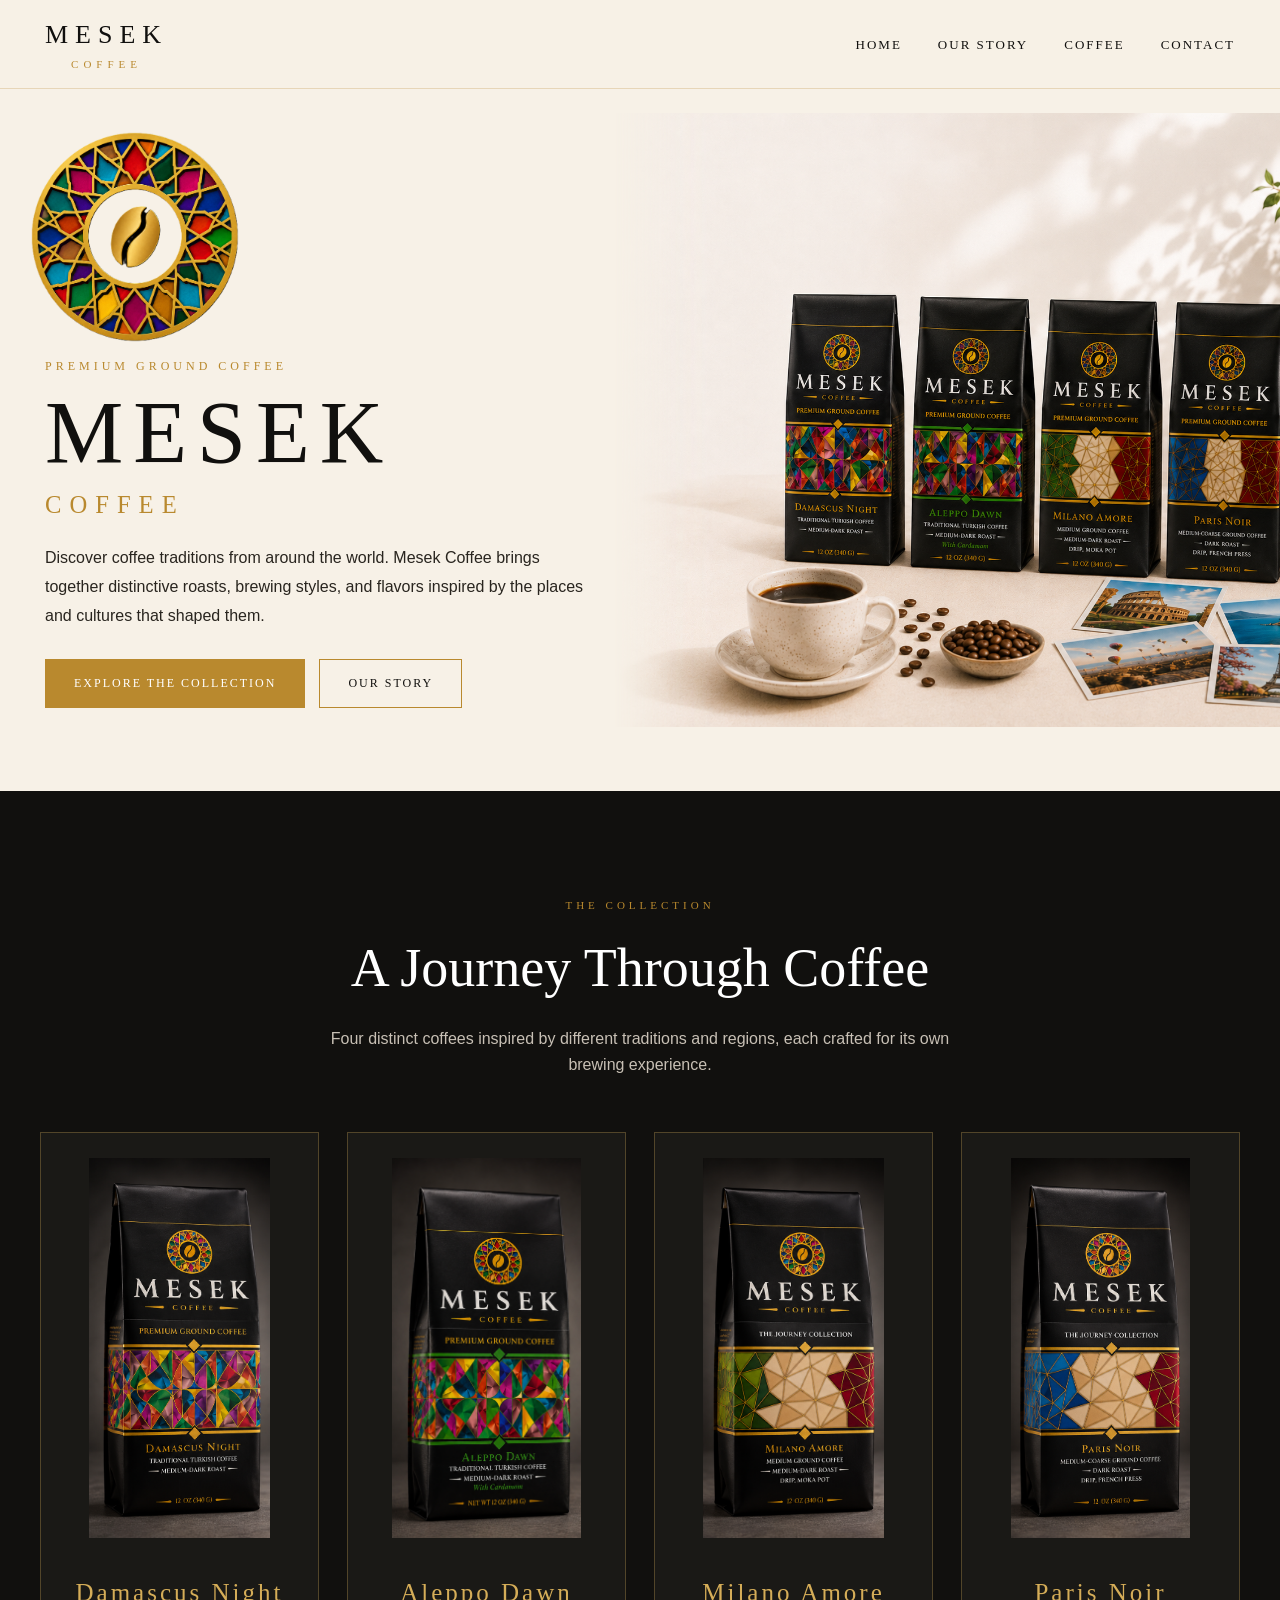
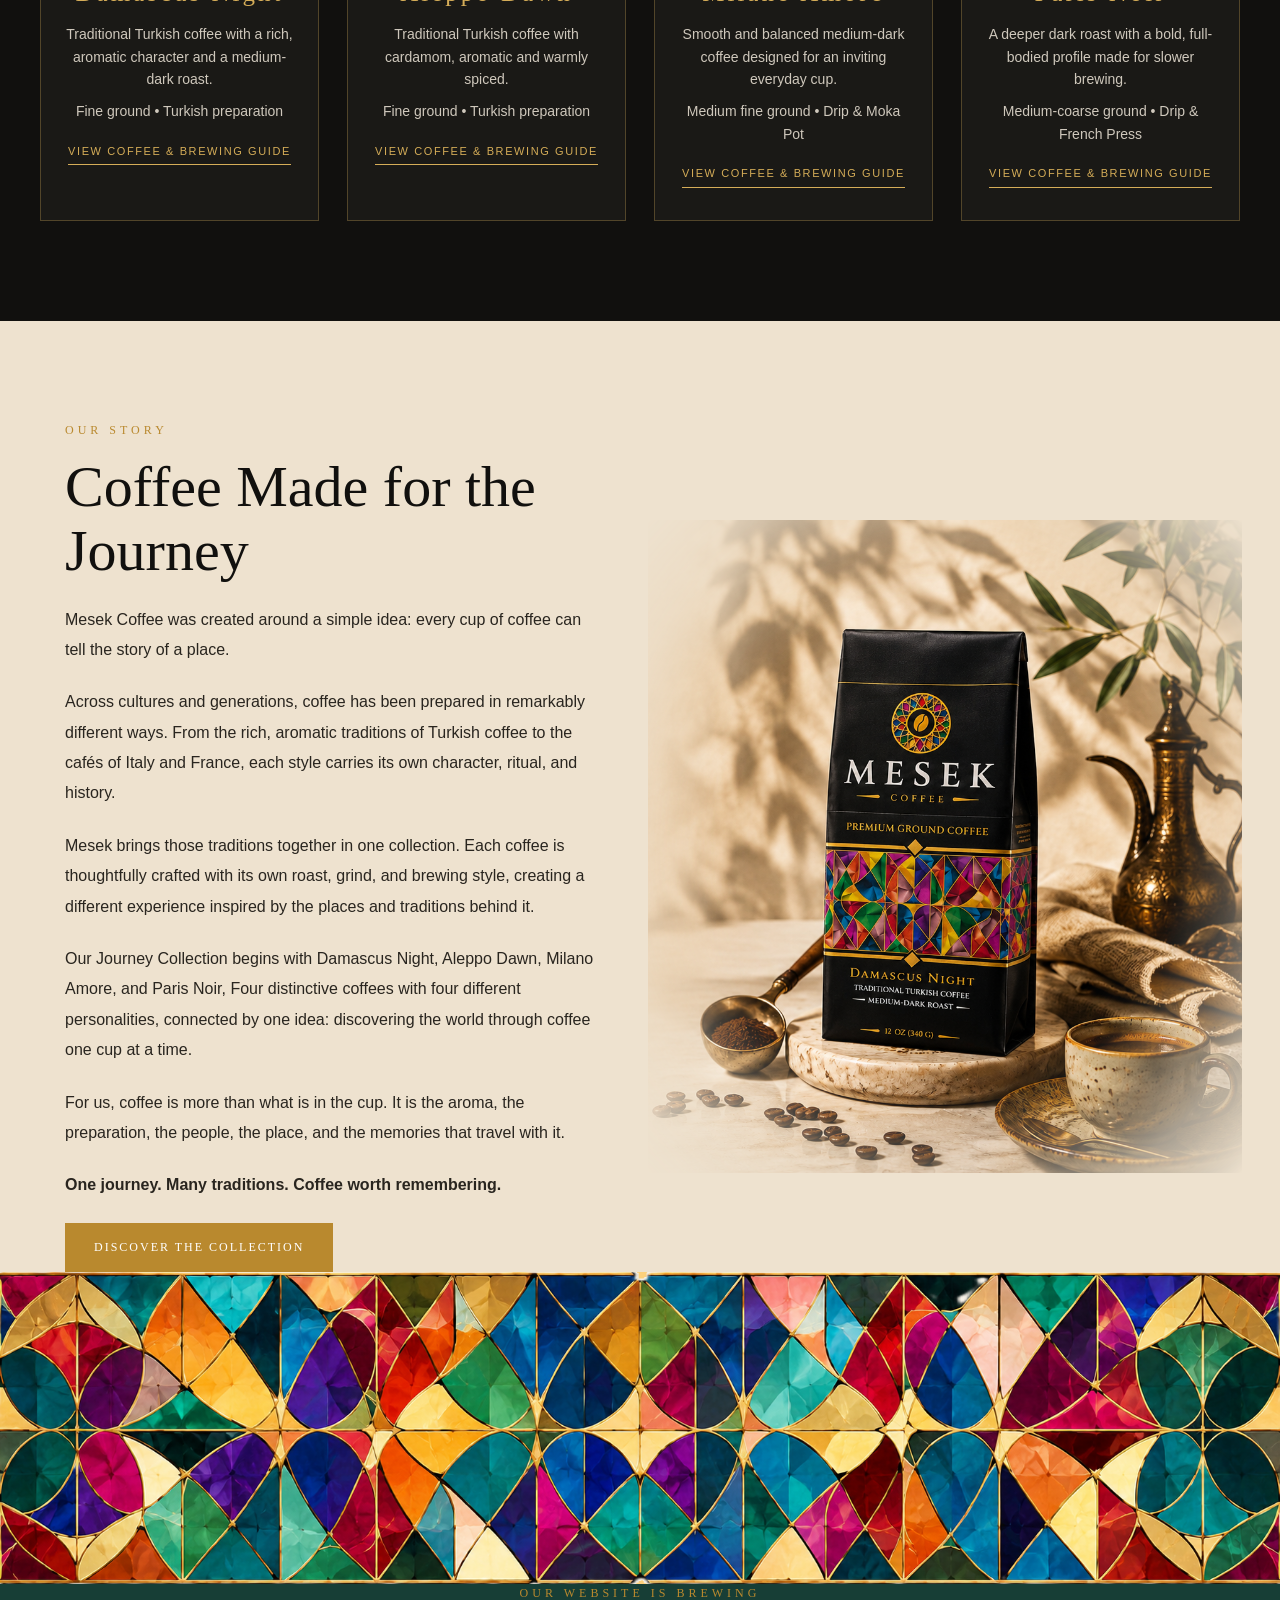
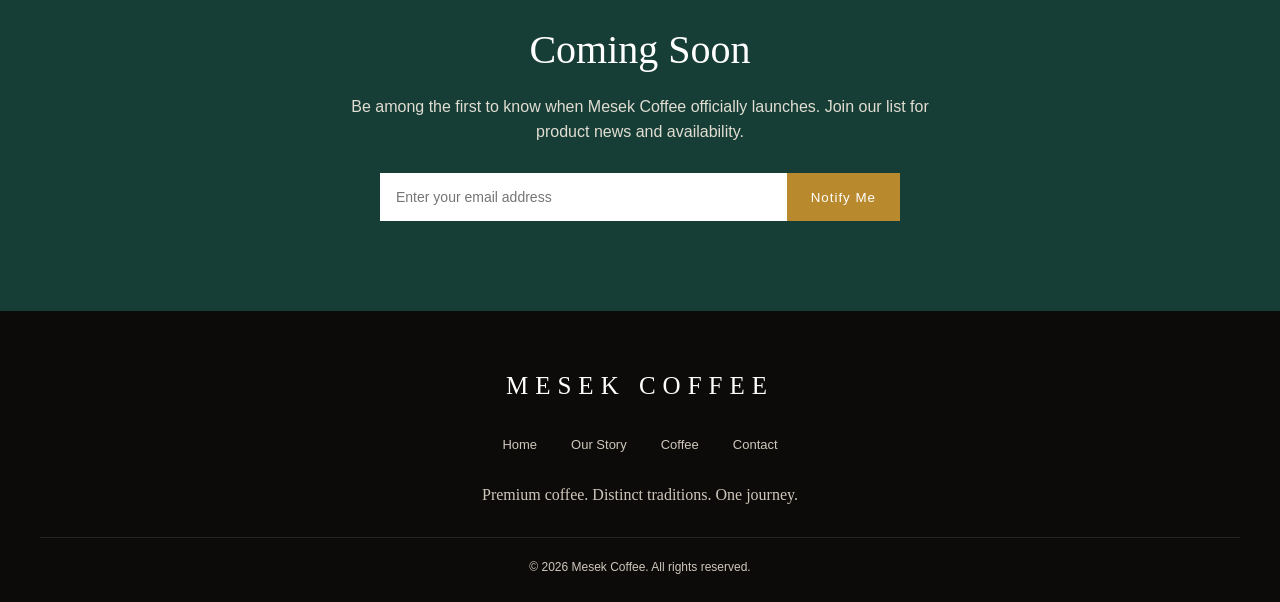
<file: index.html>
<!DOCTYPE html>
<html lang="en">

<head>
    <meta charset="UTF-8">
    <meta name="viewport" content="width=device-width, initial-scale=1.0">

    <title>Mesek Coffee | Premium Ground Coffee</title>

    <meta name="description"
          content="Discover Mesek Coffee, premium ground coffee inspired by traditions from around the world. Explore Damascus Night, Milano Amore and Paris Noir.">

    <meta name="robots" content="index, follow">

    <link rel="canonical" href="https://mesekcoffee.com/">
    <link rel="icon" type="image/png" sizes="48x48" href="/Favicon.png">
    <link rel="shortcut icon" href="/Favicon.png">

    <!-- Main website design -->
    <link rel="stylesheet" href="style.css">

    <!-- Social sharing -->
    <meta property="og:title" content="Mesek Coffee | Premium Ground Coffee">
    <meta property="og:description"
          content="A journey through coffee traditions, crafted into every cup.">
    <meta property="og:image"
          content="https://mesekcoffee.com/Landing-Page.png">
    <meta property="og:url"
          content="https://mesekcoffee.com/">
    <meta property="og:type" content="website">

    <meta name="twitter:card" content="summary_large_image">
</head>


<body>


<!-- =====================================
     HEADER
===================================== -->

<header class="site-header">

    <nav class="navbar">

        <a href="#home" class="brand">
    MESEK
    <span>COFFEE</span>
</a>

        <ul class="nav-links">
            <li><a href="#home">Home</a></li>
            <li><a href="#story">Our Story</a></li>
            <li><a href="#coffee">Coffee</a></li>
            <li><a href="contact.html">Contact</a></li>
        </ul>

    </nav>

</header>



<!-- =====================================
     HERO
===================================== -->

<main>

<section class="hero" id="home">

    <div class="hero-inner">

        <div class="hero-copy">
            
<img src="mesek-logo.png"
     class="hero-logo"
     alt="Mesek Coffee logo">
           
            <div class="eyebrow">
                Premium Ground Coffee
            </div>

            <h1>
                MESEK
                <span>COFFEE</span>
            </h1>

            <p class="hero-description">
    Discover coffee traditions from around the world. Mesek Coffee brings together distinctive roasts, brewing styles, and flavors inspired by the places and cultures that shaped them.
</p>

            <a href="#coffee" class="button">
                Explore the collection
            </a>

            <a href="#story" class="button button-outline">
                Our Story
            </a>

        </div>


        <div class="hero-image">

           <img src="mesek-hero-journey.png?v=1"
     alt="Mesek Coffee Journey Collection">
        </div>

    </div>

</section>



<!-- =====================================
     COFFEE COLLECTION
===================================== -->

<section class="section coffee-section" id="coffee">

    <div class="section-inner">

        <div class="section-heading">

            <span>The Collection</span>

            <h2>A Journey Through Coffee</h2>

            <p>
                Four distinct coffees inspired by different traditions and regions,
                each crafted for its own brewing experience.
            </p>

        </div>


        <div class="coffee-grid">


            <!-- DAMASCUS NIGHT -->

            <a class="coffee-card" href="damascus-night.html" aria-label="Discover Damascus Night and view its brewing guide">

                <img src="damascus-night.png"
                     alt="Damascus Night traditional Turkish coffee">

                <div class="coffee-card-content">

                    <h3>Damascus Night</h3>

                    <p>
                        Traditional Turkish coffee with a rich,
                        aromatic character and a medium-dark roast.
                    </p>

                    <p>
                        Fine ground • Turkish preparation
                    </p>

                    <span class="coffee-card-link">View coffee &amp; brewing guide</span>

                </div>

            </a>

            
            <!-- ALEPPO DAWN -->

        <a class="coffee-card" href="aleppo-dawn.html" aria-label="Discover Aleppo Dawn and view its brewing guide">

            <img src="aleppo-dawn.png"
                 alt="Aleppo Dawn ground coffee">

            <div class="coffee-card-content">

                <h3>Aleppo Dawn</h3>

                <p>
                    Traditional Turkish coffee with cardamom,
                    aromatic and warmly spiced.
                </p>

                <p>
                    Fine ground • Turkish preparation
                </p>

                <span class="coffee-card-link">View coffee &amp; brewing guide</span>

            </div>

        </a>


            <!-- MILANO AMORE -->

            <a class="coffee-card" href="milano-amore.html" aria-label="Discover Milano Amore and view its brewing guide">

                <img src="milano-amore.png"
                     alt="Milano Amore medium ground coffee">

                <div class="coffee-card-content">

                    <h3>Milano Amore</h3>

                    <p>
                        Smooth and balanced medium-dark coffee
                        designed for an inviting everyday cup.
                    </p>

                    <p>
                        Medium fine ground • Drip & Moka Pot
                    </p>

                    <span class="coffee-card-link">View coffee &amp; brewing guide</span>

                </div>

            </a>



            <!-- PARIS NOIR -->

            <a class="coffee-card" href="paris-noir.html" aria-label="Discover Paris Noir and view its brewing guide">

                <img src="paris-noir.png"
                     alt="Paris Noir dark roast ground coffee">

                <div class="coffee-card-content">

                    <h3>Paris Noir</h3>

                    <p>
                        A deeper dark roast with a bold,
                        full-bodied profile made for slower brewing.
                    </p>

                    <p>
                        Medium-coarse ground • Drip & French Press
                    </p>

                    <span class="coffee-card-link">View coffee &amp; brewing guide</span>

                </div>

            </a>
  
        </div>

    </div>

</section>



<!-- =====================================
     OUR STORY
===================================== -->

<section class="section story" id="story">

    <div class="story-grid">

    
        <div class="story-text">

            <div class="eyebrow">
                Our Story
            </div>

            <h2>
                Coffee Made for the Journey
            </h2>
<p>
    Mesek Coffee was created around a simple idea: every cup of coffee can tell the story of a place.
</p>

<p>
    Across cultures and generations, coffee has been prepared in remarkably different ways. From the rich, aromatic traditions of Turkish coffee to the cafés of Italy and France, each style carries its own character, ritual, and history.
</p>

<p>
    Mesek brings those traditions together in one collection. Each coffee is thoughtfully crafted with its own roast, grind, and brewing style, creating a different experience inspired by the places and traditions behind it.
</p>

<p>
    Our Journey Collection begins with Damascus Night, Aleppo Dawn, Milano Amore, and Paris Noir, Four distinctive coffees with four different personalities, connected by one idea: discovering the world through coffee one cup at a time.
</p>

<p>
    For us, coffee is more than what is in the cup. It is the aroma, the preparation, the people, the place, and the memories that travel with it.
</p>

<p>
    <strong>One journey. Many traditions. Coffee worth remembering.</strong>
</p>
            

            <a href="#coffee" class="button">
                Discover the Collection
            </a>

        </div>

<div class="story-visual">
    <img src="mesek-story.png"
         alt="Mesek Coffee journey and coffee tradition">
</div>
        
    </div>

</section>

<div class="mosaic-divider">
    <img src="mesek-pattern.png?v=7"
         alt="Mesek Coffee stained glass pattern">
</div>


<!-- =====================================
     COMING SOON / EMAIL
===================================== -->

<section class="newsletter">

    <div class="section-inner">

        <div class="eyebrow">
            Our Website Is Brewing
        </div>

        <h2>Coming Soon</h2>

        <p>
            Be among the first to know when Mesek Coffee officially
            launches. Join our list for product news and availability.
        </p>

        <form
    class="newsletter-form"
    id="newsletter-form"
    action="https://formsubmit.co/mesekcoffee@outlook.com"
    method="POST">

    <input
        type="hidden"
        name="_subject"
        value="New Mesek Coffee Launch Signup">

    <input
        type="hidden"
        name="_template"
        value="table">

    <input
        type="hidden"
        name="_next"
        value="https://mesekcoffee.com/signup-thank-you.html">

    <input
        type="email"
        name="email"
        placeholder="Enter your email address"
        aria-label="Email address"
        required>

    <button type="submit">
        Notify Me
    </button>

</form>

    </div>

</section>


</main>



<!-- =====================================
     FOOTER
===================================== -->

<footer id="contact">

    <div class="footer-inner">

        <div class="footer-brand">
            MESEK COFFEE
        </div>

        <div class="footer-links">

            <a href="#home">Home</a>
            <a href="#story">Our Story</a>
            <a href="#coffee">Coffee</a>
            <a href="contact.html">Contact</a>

        </div>

        <p>
            Premium coffee. Distinct traditions. One journey.
        </p>

        <div class="copyright">
            © 2026 Mesek Coffee. All rights reserved.
        </div>

    </div>

</footer>


</body>
</html>
</file>
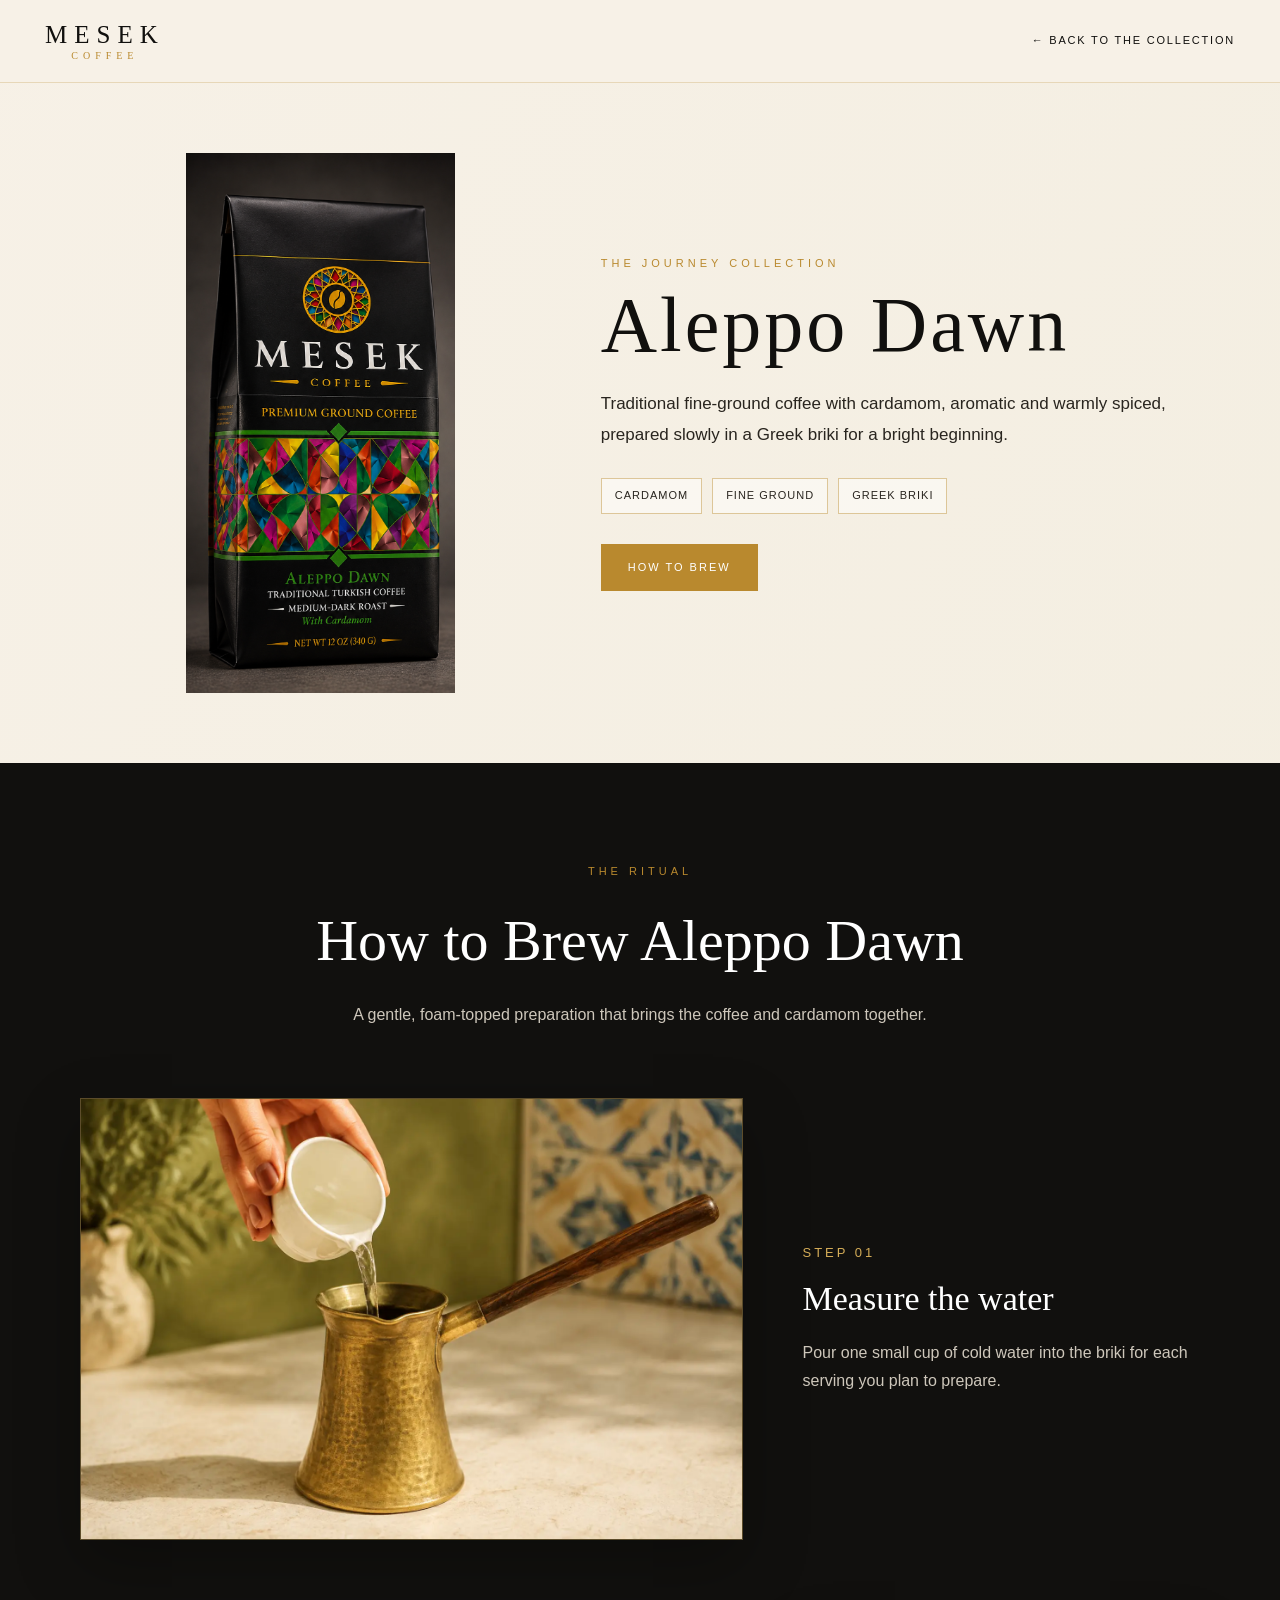
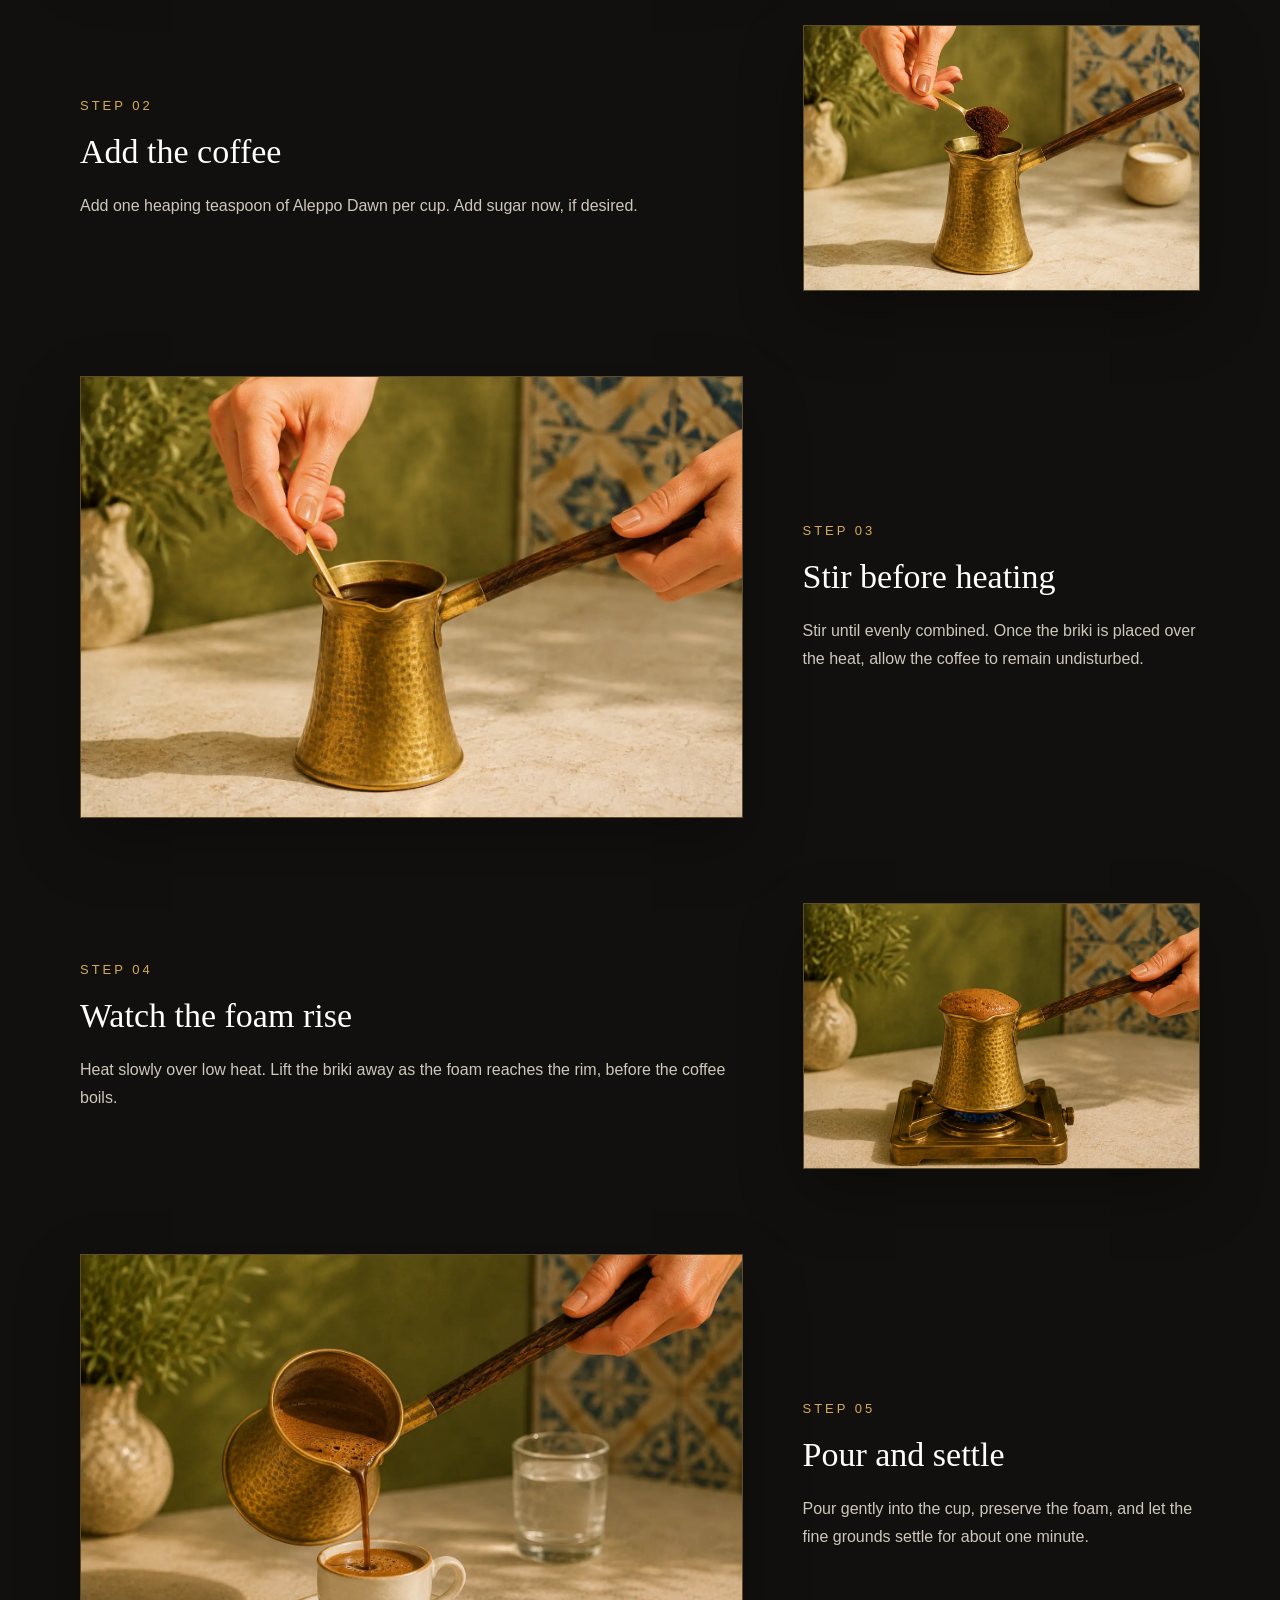
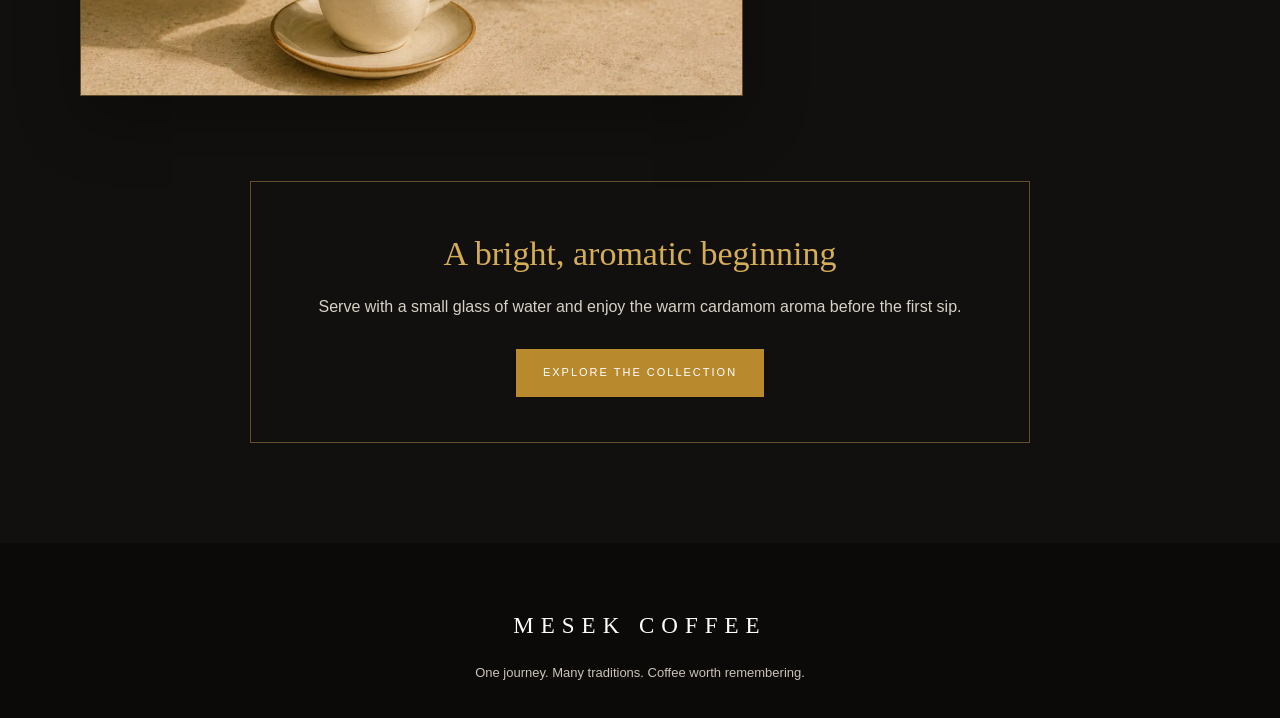
<file: aleppo-dawn.html>
<!DOCTYPE html>
<html lang="en">
<head>
    <meta charset="UTF-8">
    <meta name="viewport" content="width=device-width, initial-scale=1.0">
    <title>Aleppo Dawn | Mesek Coffee</title>
    <meta name="description" content="Discover Aleppo Dawn and learn how to prepare its warmly spiced cardamom coffee in a traditional Greek briki.">
    <link rel="canonical" href="https://mesekcoffee.com/aleppo-dawn.html">
    <link rel="icon" type="image/png" href="Favicon.png">
    <link rel="stylesheet" href="product.css">
</head>
<body class="theme-aleppo">
<header class="site-header"><nav class="navbar"><a class="brand" href="index.html">MESEK<span>COFFEE</span></a><a class="back-link" href="index.html#coffee">← Back to the collection</a></nav></header>
<main>
    <section class="product-hero"><div class="product-hero-inner"><img class="product-bag" src="aleppo-dawn.png" alt="Aleppo Dawn coffee bag"><div class="product-copy"><div class="eyebrow">The Journey Collection</div><h1>Aleppo Dawn</h1><p class="product-lead">Traditional fine-ground coffee with cardamom, aromatic and warmly spiced, prepared slowly in a Greek briki for a bright beginning.</p><div class="product-meta"><span>Cardamom</span><span>Fine ground</span><span>Greek briki</span></div><a class="jump-button" href="#brew-guide">How to brew</a></div></div></section>
    <section class="brew-guide" id="brew-guide">
        <div class="guide-heading"><div class="eyebrow">The Ritual</div><h2>How to Brew Aleppo Dawn</h2><p>A gentle, foam-topped preparation that brings the coffee and cardamom together.</p></div>
        <div class="steps">
            <article class="brew-step"><div class="step-image"><img src="assets/brewing/aleppo-dawn/step-1.webp" alt="Cold water being measured into a Greek briki" loading="lazy"></div><div class="step-copy"><div class="step-number">Step 01</div><h3>Measure the water</h3><p>Pour one small cup of cold water into the briki for each serving you plan to prepare.</p></div></article>
            <article class="brew-step"><div class="step-image"><img src="assets/brewing/aleppo-dawn/step-2.webp" alt="Fine cardamom coffee being added to a briki" loading="lazy"></div><div class="step-copy"><div class="step-number">Step 02</div><h3>Add the coffee</h3><p>Add one heaping teaspoon of Aleppo Dawn per cup. Add sugar now, if desired.</p></div></article>
            <article class="brew-step"><div class="step-image"><img src="assets/brewing/aleppo-dawn/step-3.webp" alt="Cardamom coffee being stirred before heating" loading="lazy"></div><div class="step-copy"><div class="step-number">Step 03</div><h3>Stir before heating</h3><p>Stir until evenly combined. Once the briki is placed over the heat, allow the coffee to remain undisturbed.</p></div></article>
            <article class="brew-step"><div class="step-image"><img src="assets/brewing/aleppo-dawn/step-4.webp" alt="Coffee foam rising in a brass Greek briki" loading="lazy"></div><div class="step-copy"><div class="step-number">Step 04</div><h3>Watch the foam rise</h3><p>Heat slowly over low heat. Lift the briki away as the foam reaches the rim, before the coffee boils.</p></div></article>
            <article class="brew-step"><div class="step-image"><img src="assets/brewing/aleppo-dawn/step-5.webp" alt="Cardamom coffee being poured from a briki" loading="lazy"></div><div class="step-copy"><div class="step-number">Step 05</div><h3>Pour and settle</h3><p>Pour gently into the cup, preserve the foam, and let the fine grounds settle for about one minute.</p></div></article>
        </div>
        <div class="serving-note"><h2>A bright, aromatic beginning</h2><p>Serve with a small glass of water and enjoy the warm cardamom aroma before the first sip.</p><a class="collection-button" href="index.html#coffee">Explore the collection</a></div>
    </section>
</main>
<footer class="page-footer"><div class="footer-brand">MESEK COFFEE</div><p>One journey. Many traditions. Coffee worth remembering.</p></footer>
</body>
</html>
</file>
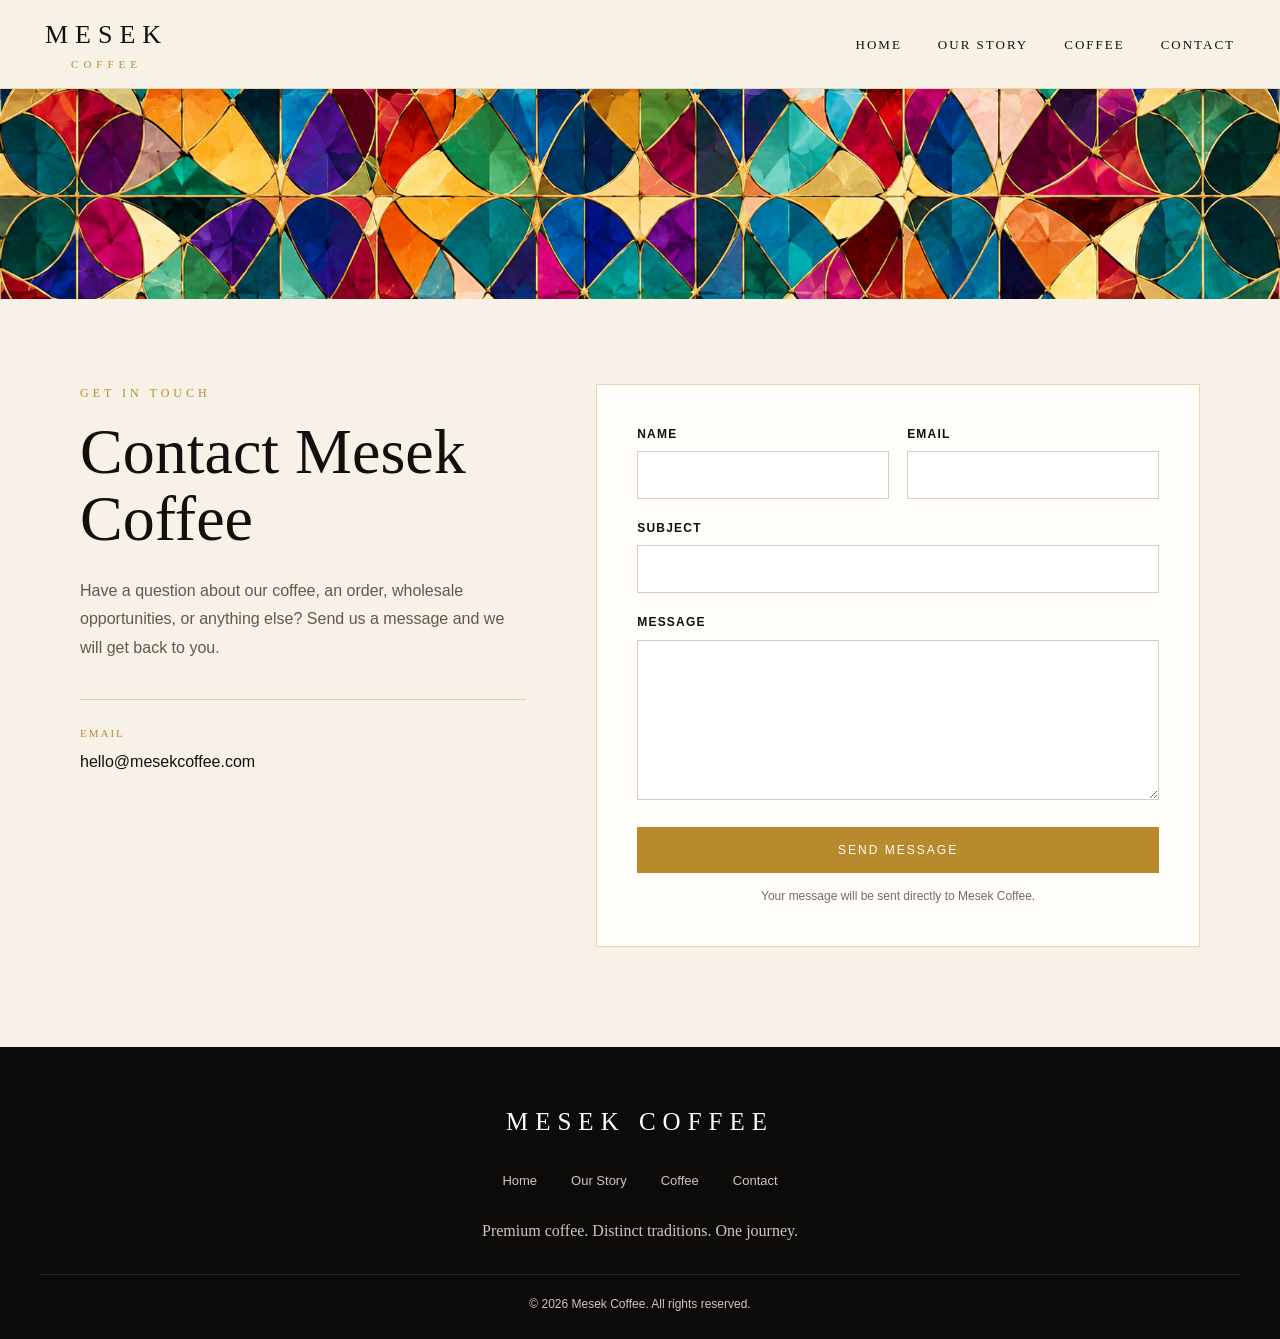
<file: contact.html>
<!DOCTYPE html>
<html lang="en">

<head>
    <meta charset="UTF-8">
    <meta name="viewport" content="width=device-width, initial-scale=1.0">

    <title>Contact | Mesek Coffee</title>

    <meta name="description"
          content="Contact Mesek Coffee with questions about our coffee, products, wholesale opportunities, or general inquiries.">

    <link rel="canonical" href="https://mesekcoffee.com/contact.html">

    <link rel="icon" type="image/png" href="Favicon.png">

    <link rel="stylesheet" href="style.css">
    <link rel="stylesheet" href="contact.css">
</head>

<body>

<header class="site-header">

    <nav class="navbar">

        <a href="index.html#home" class="brand">
            MESEK
            <span>COFFEE</span>
        </a>

        <ul class="nav-links">
            <li><a href="index.html#home">Home</a></li>
            <li><a href="index.html#story">Our Story</a></li>
            <li><a href="index.html#coffee">Coffee</a></li>
            <li><a href="contact.html">Contact</a></li>
        </ul>

    </nav>

</header>


<main class="contact-main">

    <div class="contact-pattern">
        <img src="mesek-pattern.png?v=7"
             alt="Mesek Coffee stained glass pattern">
    </div>


    <section class="contact-section">

        <div class="contact-shell">


            <div class="contact-copy">

                <div class="eyebrow">
                    Get In Touch
                </div>

                <h1>
                    Contact Mesek Coffee
                </h1>

                <p>
                    Have a question about our coffee, an order,
                    wholesale opportunities, or anything else?
                    Send us a message and we will get back to you.
                </p>


                <div class="contact-detail">

                    <span>Email</span>

                    <a href="mailto:hello@mesekcoffee.com">
                        hello@mesekcoffee.com
                    </a>

                </div>

            </div>



            <div class="contact-form-card">

                <form
                    action="https://formsubmit.co/mesekcoffee@outlook.com"
                    method="POST">

                    <input
                        type="hidden"
                        name="_subject"
                        value="New message from MesekCoffee.com">

                    <input
                        type="hidden"
                        name="_template"
                        value="table">

                    <input
                        type="hidden"
                        name="_next"
                        value="https://mesekcoffee.com/thank-you.html">

                    <input
                        type="text"
                        name="_honey"
                        class="contact-honey"
                        tabindex="-1"
                        autocomplete="off">


                    <div class="form-row">

                        <div class="form-field">

                            <label for="name">
                                Name
                            </label>

                            <input
                                id="name"
                                name="name"
                                type="text"
                                autocomplete="name"
                                required>

                        </div>


                        <div class="form-field">

                            <label for="email">
                                Email
                            </label>

                            <input
                                id="email"
                                name="email"
                                type="email"
                                autocomplete="email"
                                required>

                        </div>

                    </div>


                    <div class="form-field">

                        <label for="subject">
                            Subject
                        </label>

                        <input
                            id="subject"
                            name="subject"
                            type="text"
                            required>

                    </div>


                    <div class="form-field">

                        <label for="message">
                            Message
                        </label>

                        <textarea
                            id="message"
                            name="message"
                            rows="7"
                            required></textarea>

                    </div>


                    <button
                        class="contact-submit"
                        type="submit">

                        Send Message

                    </button>


                    <p class="form-note">
                        Your message will be sent directly to Mesek Coffee.
                    </p>

                </form>

            </div>


        </div>

    </section>

</main>



<footer>

    <div class="footer-inner">

        <div class="footer-brand">
            MESEK COFFEE
        </div>

        <div class="footer-links">

            <a href="index.html#home">Home</a>
            <a href="index.html#story">Our Story</a>
            <a href="index.html#coffee">Coffee</a>
            <a href="contact.html">Contact</a>

        </div>

        <p>
            Premium coffee. Distinct traditions. One journey.
        </p>

        <div class="copyright">
            © 2026 Mesek Coffee. All rights reserved.
        </div>

    </div>

</footer>


</body>

</html>
</file>
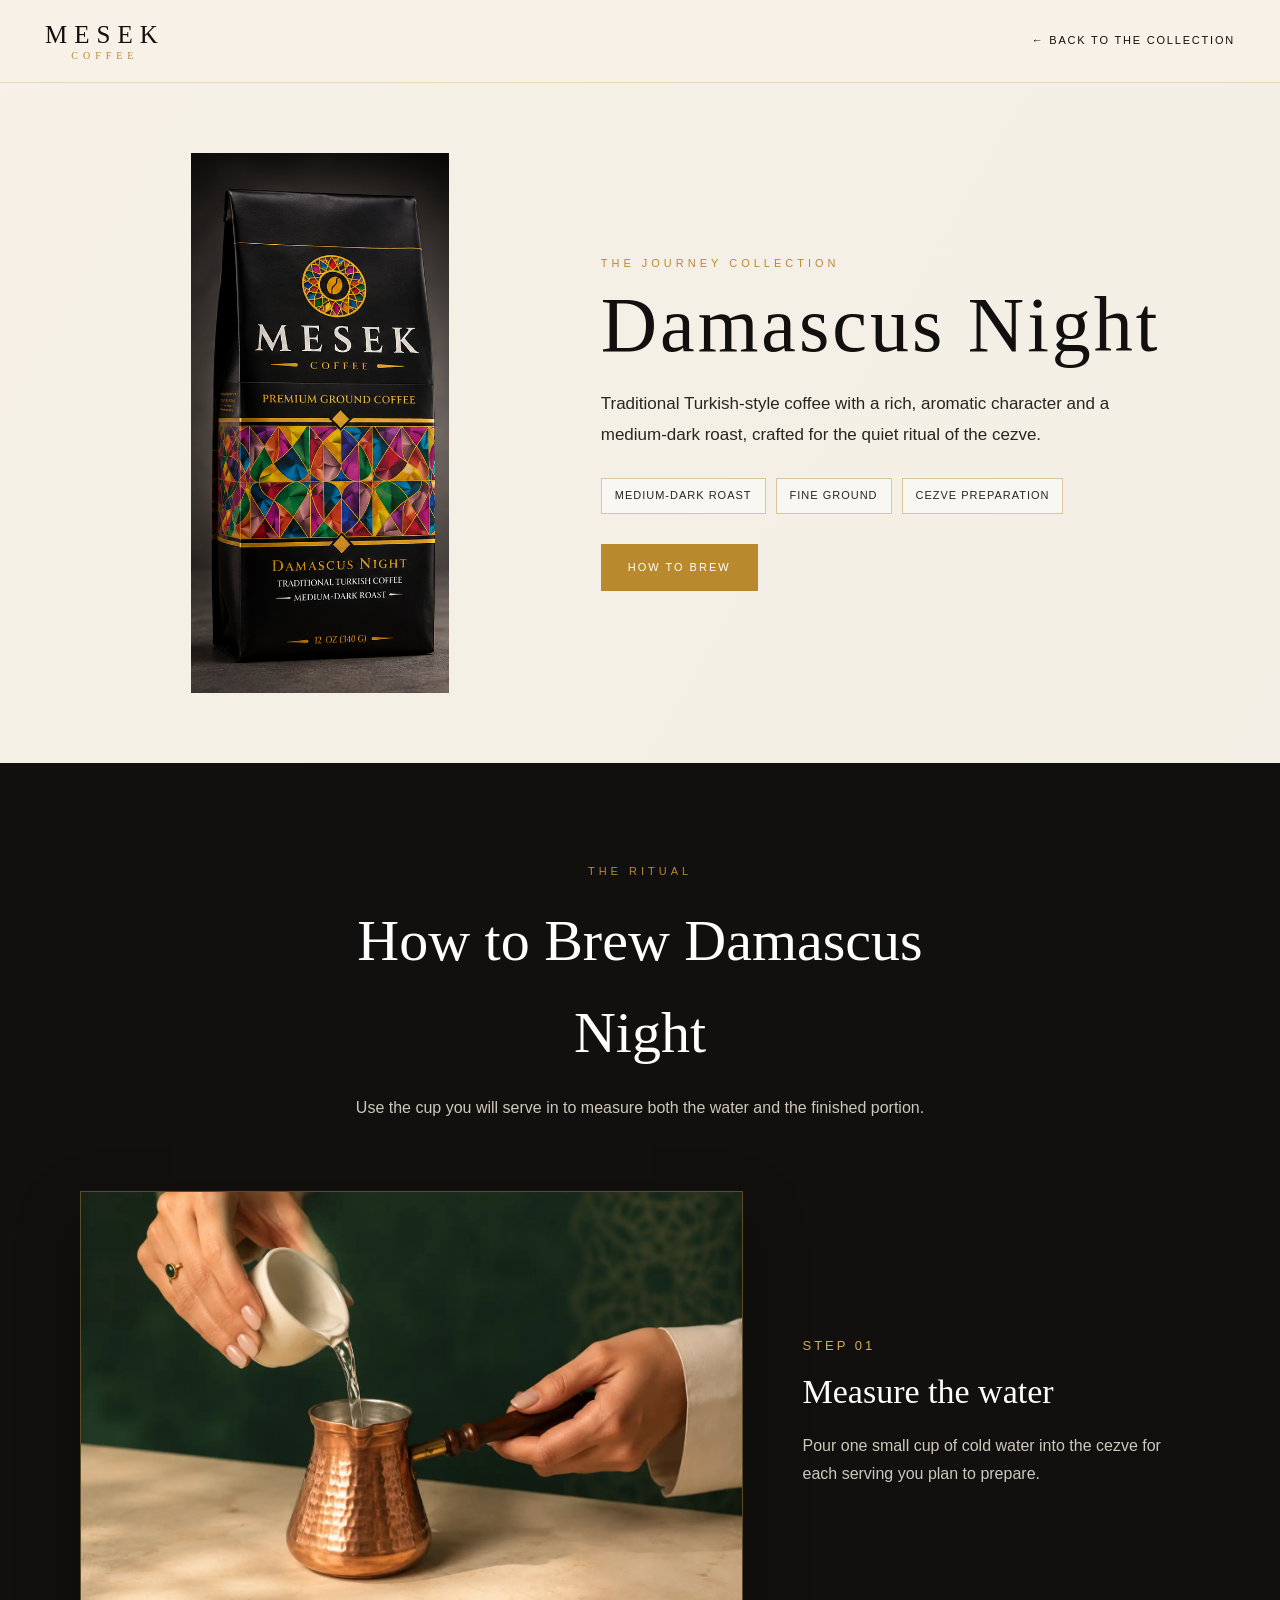
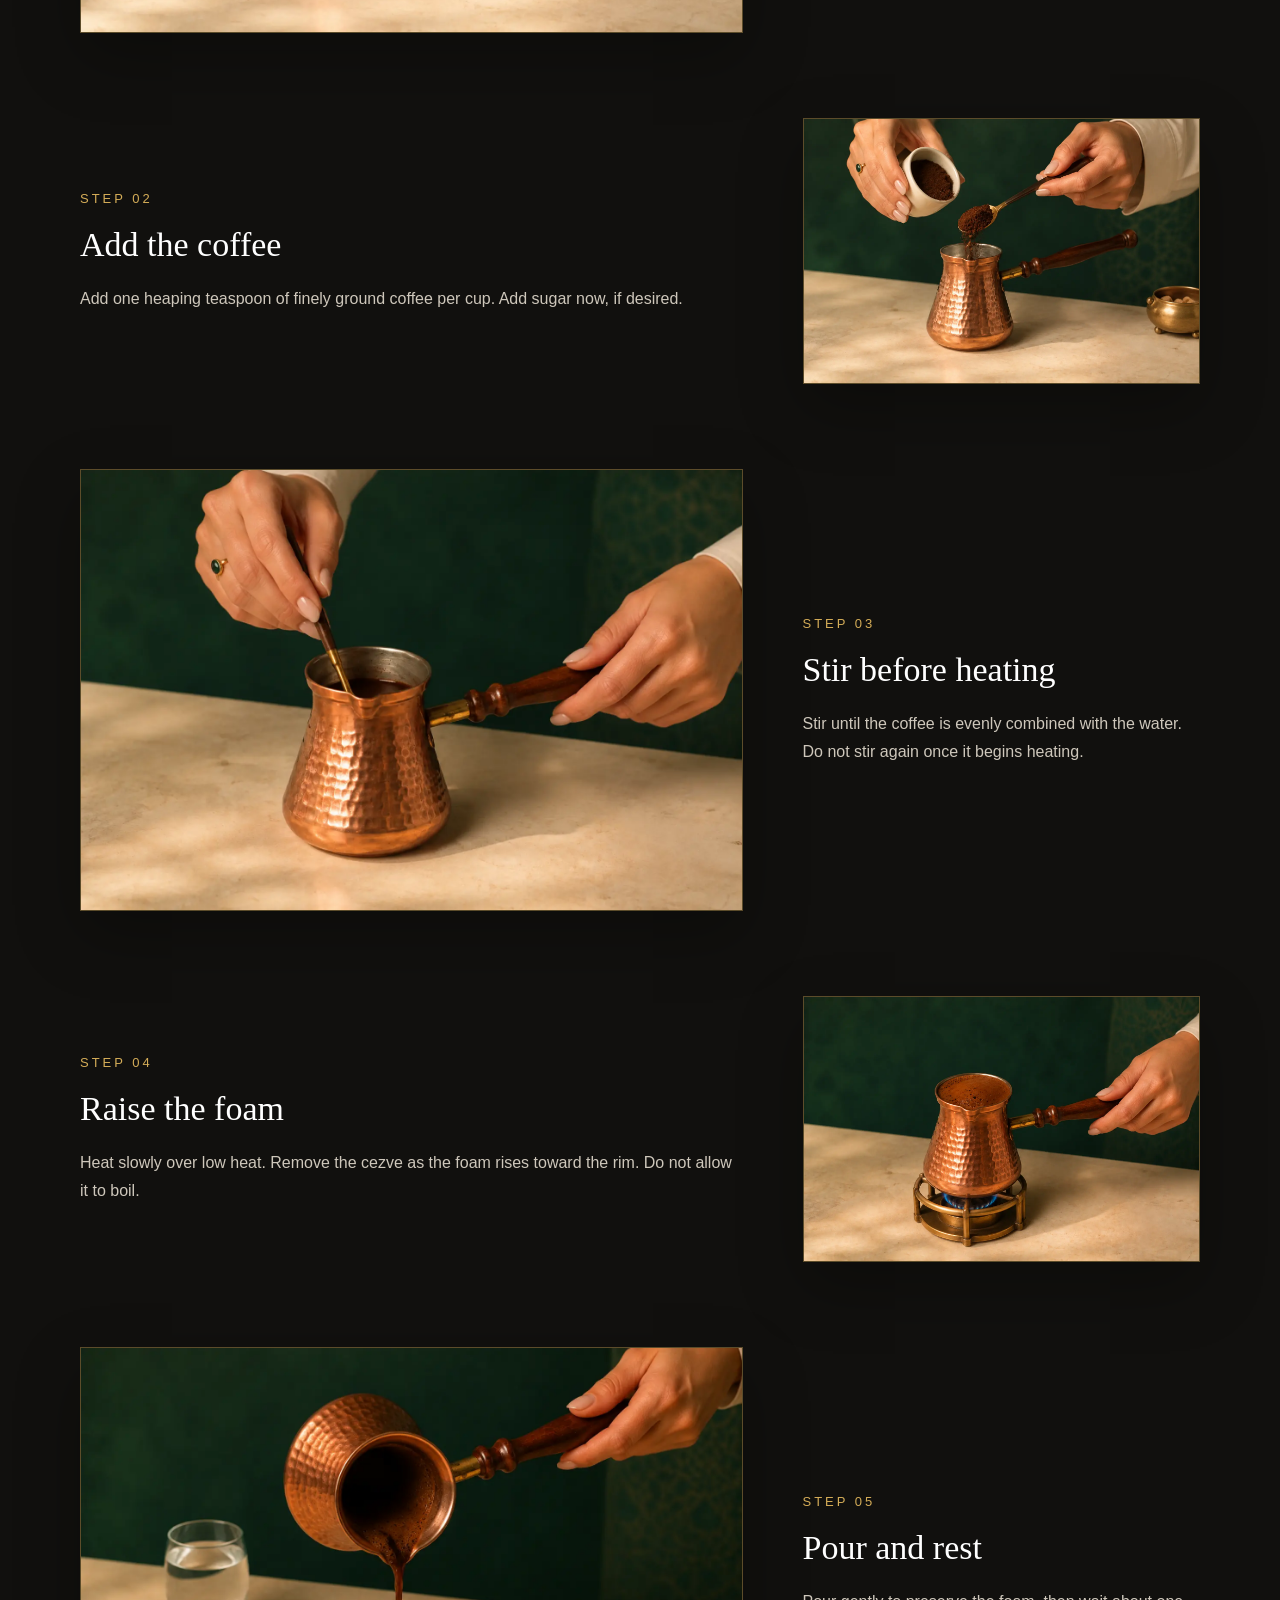
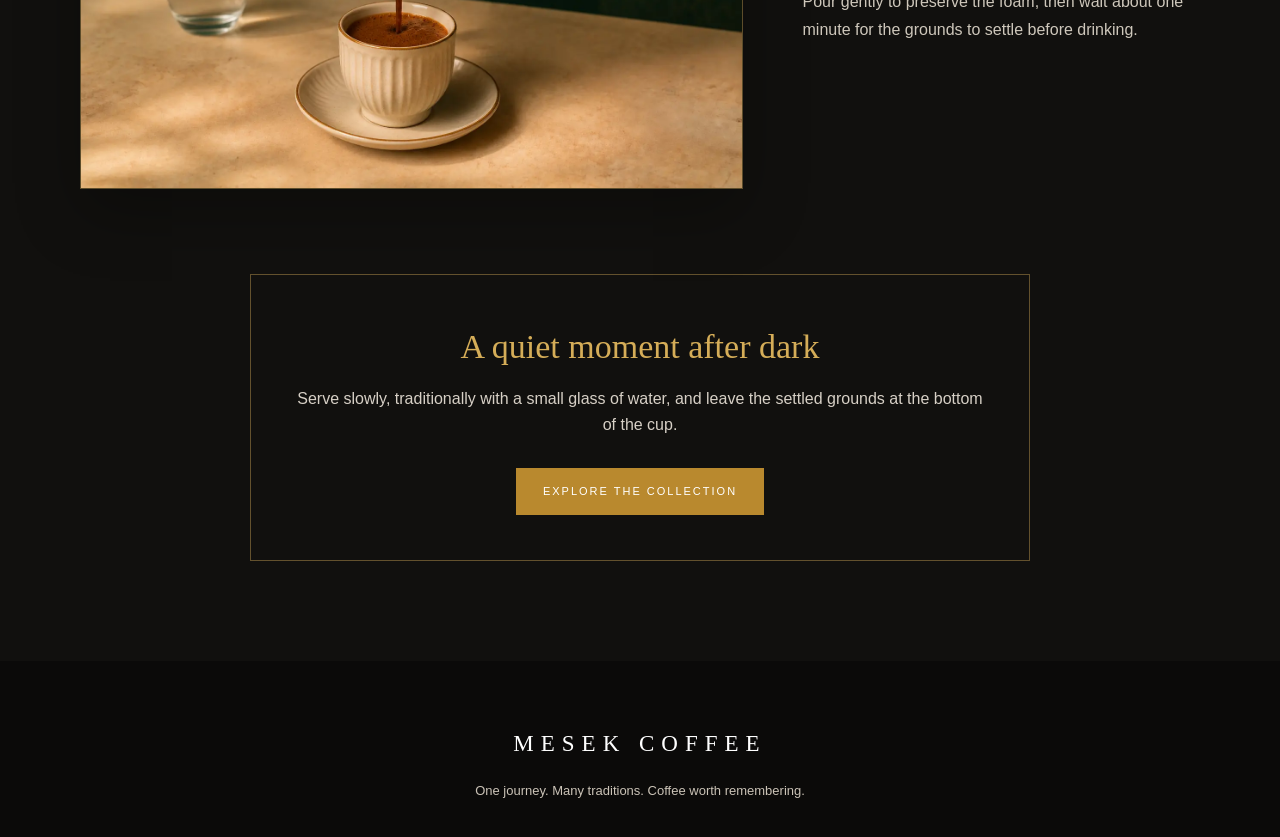
<file: damascus-night.html>
<!DOCTYPE html>
<html lang="en">
<head>
    <meta charset="UTF-8">
    <meta name="viewport" content="width=device-width, initial-scale=1.0">
    <title>Damascus Night | Mesek Coffee</title>
    <meta name="description" content="Discover Damascus Night and learn how to prepare its rich, aromatic Turkish-style coffee in a traditional cezve.">
    <link rel="canonical" href="https://mesekcoffee.com/damascus-night.html">
    <link rel="icon" type="image/png" href="Favicon.png">
    <link rel="stylesheet" href="product.css">
</head>
<body class="theme-damascus">
<header class="site-header">
    <nav class="navbar">
        <a class="brand" href="index.html">MESEK<span>COFFEE</span></a>
        <a class="back-link" href="index.html#coffee">← Back to the collection</a>
    </nav>
</header>
<main>
    <section class="product-hero">
        <div class="product-hero-inner">
            <img class="product-bag" src="damascus-night.png" alt="Damascus Night coffee bag">
            <div class="product-copy">
                <div class="eyebrow">The Journey Collection</div>
                <h1>Damascus Night</h1>
                <p class="product-lead">Traditional Turkish-style coffee with a rich, aromatic character and a medium-dark roast, crafted for the quiet ritual of the cezve.</p>
                <div class="product-meta"><span>Medium-dark roast</span><span>Fine ground</span><span>Cezve preparation</span></div>
                <a class="jump-button" href="#brew-guide">How to brew</a>
            </div>
        </div>
    </section>
    <section class="brew-guide" id="brew-guide">
        <div class="guide-heading"><div class="eyebrow">The Ritual</div><h2>How to Brew Damascus Night</h2><p>Use the cup you will serve in to measure both the water and the finished portion.</p></div>
        <div class="steps">
            <article class="brew-step"><div class="step-image"><img src="assets/brewing/damascus-night/step-1.webp" alt="Cold water being measured into a copper cezve" loading="lazy"></div><div class="step-copy"><div class="step-number">Step 01</div><h3>Measure the water</h3><p>Pour one small cup of cold water into the cezve for each serving you plan to prepare.</p></div></article>
            <article class="brew-step"><div class="step-image"><img src="assets/brewing/damascus-night/step-2.webp" alt="Finely ground coffee being added to a cezve" loading="lazy"></div><div class="step-copy"><div class="step-number">Step 02</div><h3>Add the coffee</h3><p>Add one heaping teaspoon of finely ground coffee per cup. Add sugar now, if desired.</p></div></article>
            <article class="brew-step"><div class="step-image"><img src="assets/brewing/damascus-night/step-3.webp" alt="Coffee being stirred before heating" loading="lazy"></div><div class="step-copy"><div class="step-number">Step 03</div><h3>Stir before heating</h3><p>Stir until the coffee is evenly combined with the water. Do not stir again once it begins heating.</p></div></article>
            <article class="brew-step"><div class="step-image"><img src="assets/brewing/damascus-night/step-4.webp" alt="Turkish coffee foam rising over low heat" loading="lazy"></div><div class="step-copy"><div class="step-number">Step 04</div><h3>Raise the foam</h3><p>Heat slowly over low heat. Remove the cezve as the foam rises toward the rim. Do not allow it to boil.</p></div></article>
            <article class="brew-step"><div class="step-image"><img src="assets/brewing/damascus-night/step-5.webp" alt="Finished Turkish coffee being poured" loading="lazy"></div><div class="step-copy"><div class="step-number">Step 05</div><h3>Pour and rest</h3><p>Pour gently to preserve the foam, then wait about one minute for the grounds to settle before drinking.</p></div></article>
        </div>
        <div class="serving-note"><h2>A quiet moment after dark</h2><p>Serve slowly, traditionally with a small glass of water, and leave the settled grounds at the bottom of the cup.</p><a class="collection-button" href="index.html#coffee">Explore the collection</a></div>
    </section>
</main>
<footer class="page-footer"><div class="footer-brand">MESEK COFFEE</div><p>One journey. Many traditions. Coffee worth remembering.</p></footer>
</body>
</html>
</file>
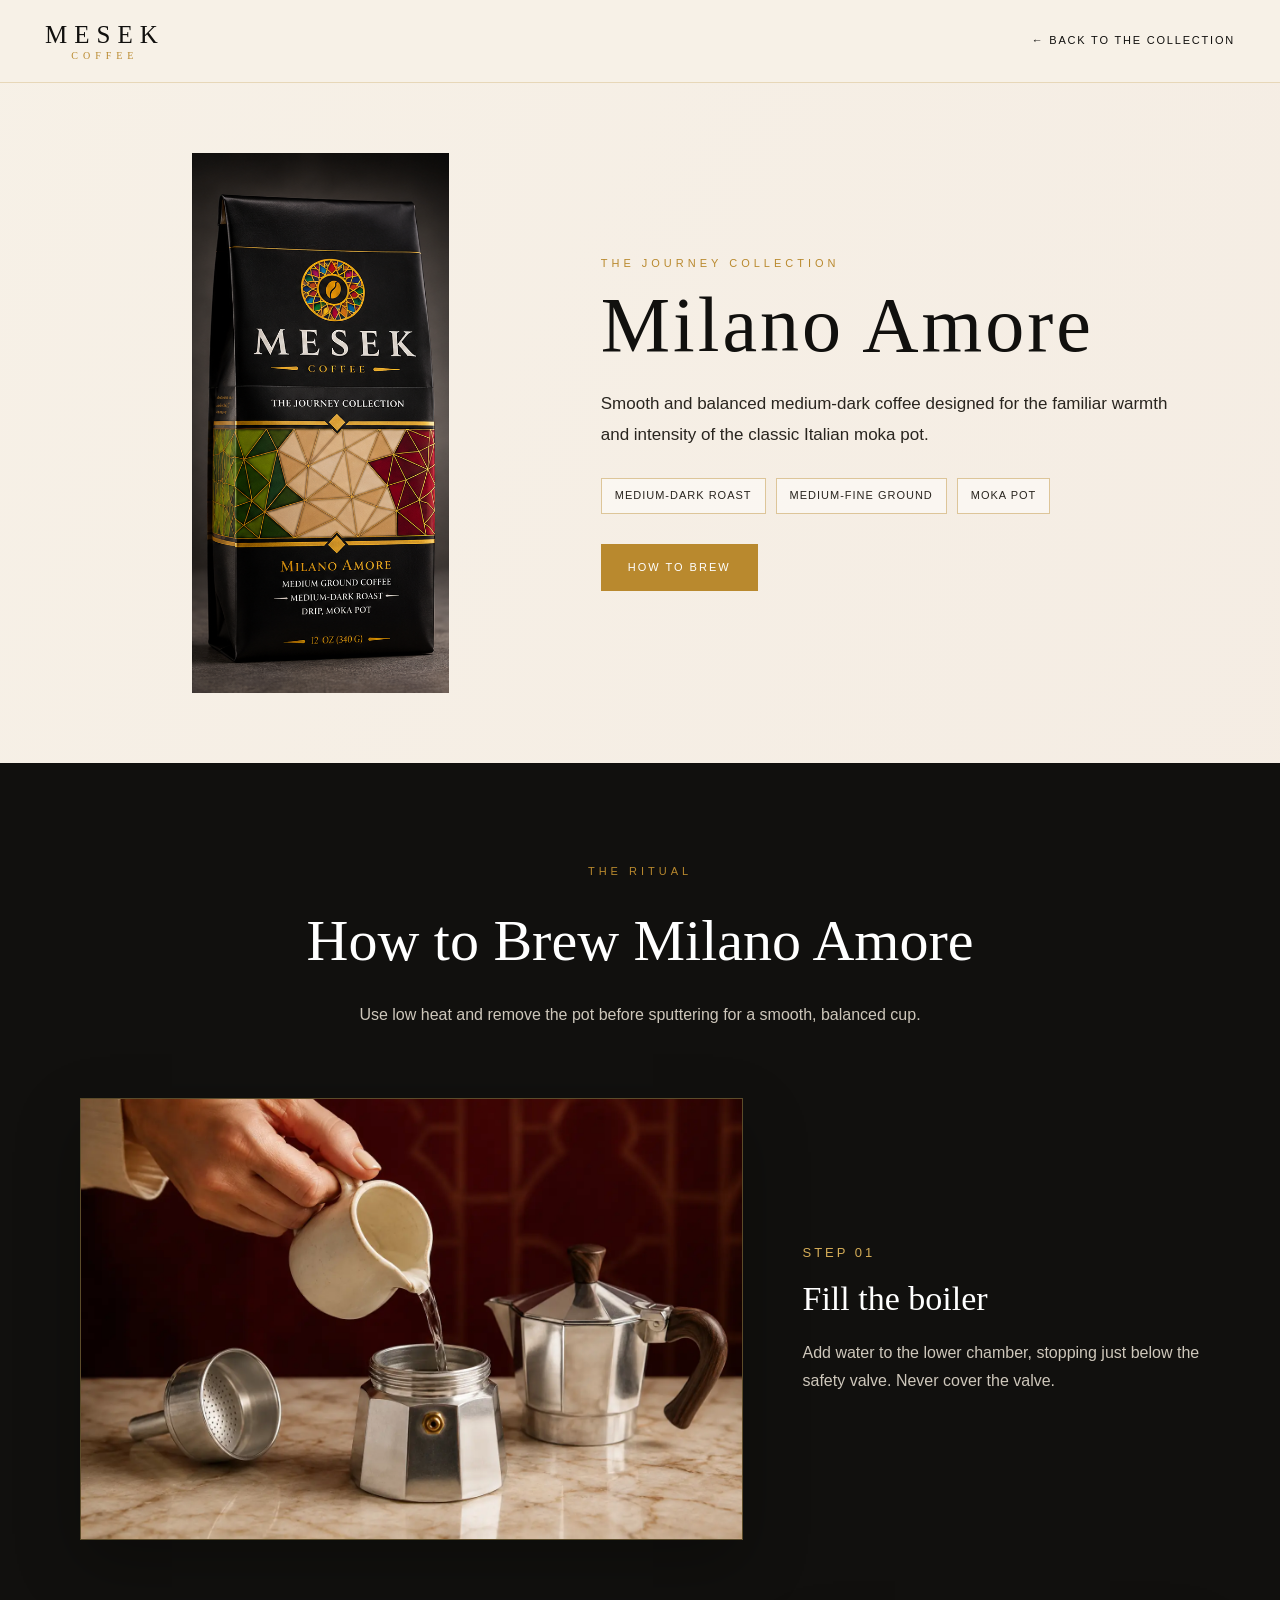
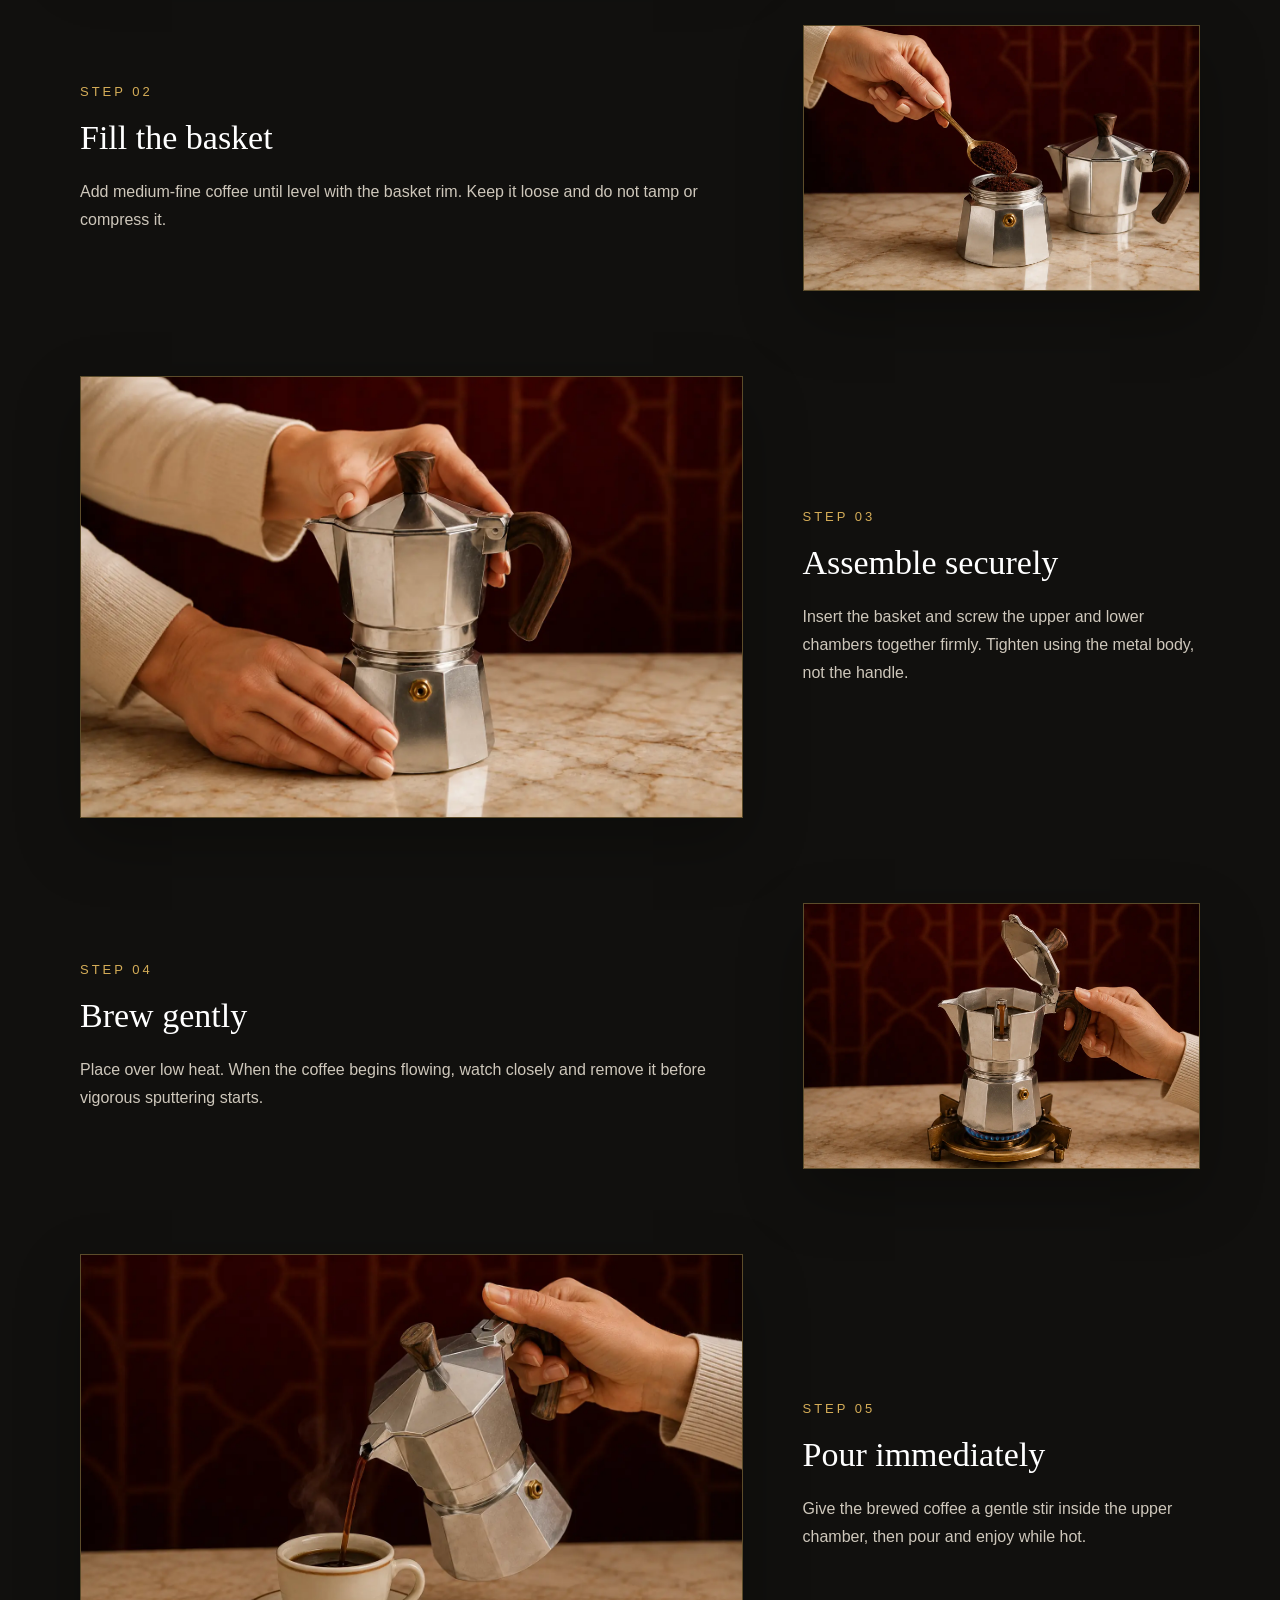
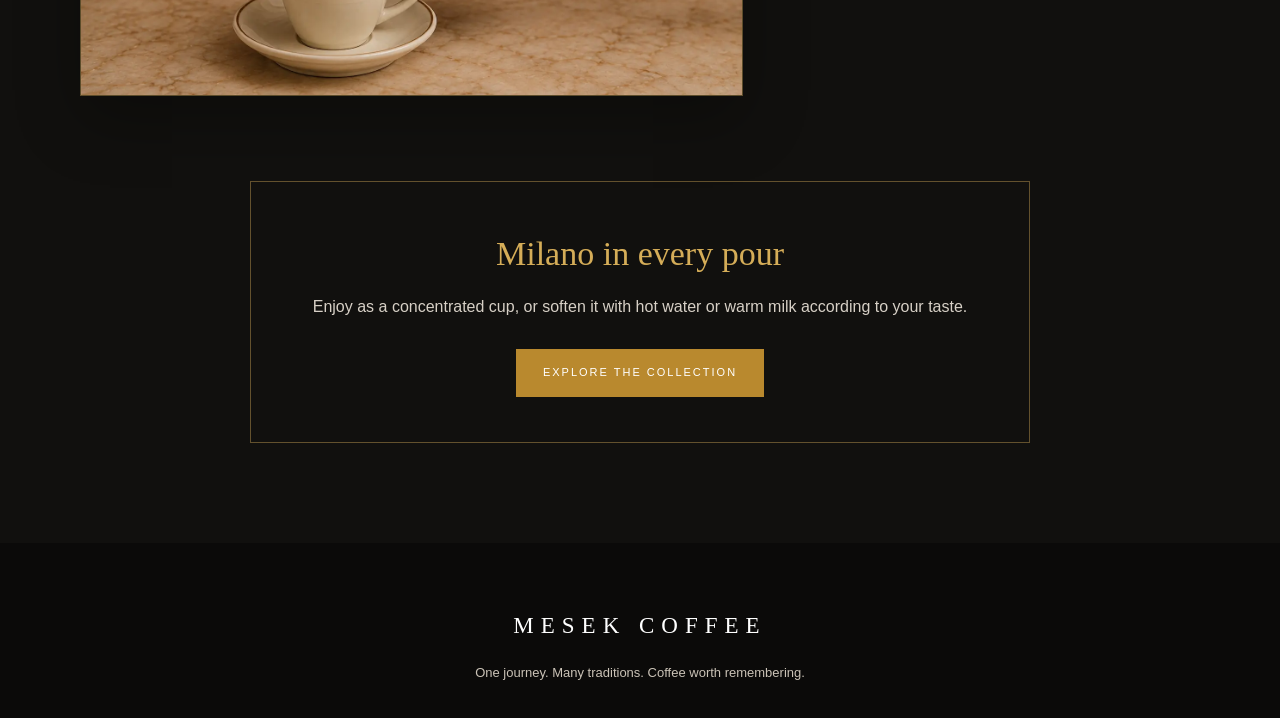
<file: milano-amore.html>
<!DOCTYPE html>
<html lang="en">
<head>
    <meta charset="UTF-8">
    <meta name="viewport" content="width=device-width, initial-scale=1.0">
    <title>Milano Amore | Mesek Coffee</title>
    <meta name="description" content="Discover Milano Amore and learn how to brew its smooth, balanced coffee in a classic Italian moka pot.">
    <link rel="canonical" href="https://mesekcoffee.com/milano-amore.html">
    <link rel="icon" type="image/png" href="Favicon.png">
    <link rel="stylesheet" href="product.css">
</head>
<body class="theme-milano">
<header class="site-header"><nav class="navbar"><a class="brand" href="index.html">MESEK<span>COFFEE</span></a><a class="back-link" href="index.html#coffee">← Back to the collection</a></nav></header>
<main>
    <section class="product-hero"><div class="product-hero-inner"><img class="product-bag" src="milano-amore.png" alt="Milano Amore coffee bag"><div class="product-copy"><div class="eyebrow">The Journey Collection</div><h1>Milano Amore</h1><p class="product-lead">Smooth and balanced medium-dark coffee designed for the familiar warmth and intensity of the classic Italian moka pot.</p><div class="product-meta"><span>Medium-dark roast</span><span>Medium-fine ground</span><span>Moka pot</span></div><a class="jump-button" href="#brew-guide">How to brew</a></div></div></section>
    <section class="brew-guide" id="brew-guide">
        <div class="guide-heading"><div class="eyebrow">The Ritual</div><h2>How to Brew Milano Amore</h2><p>Use low heat and remove the pot before sputtering for a smooth, balanced cup.</p></div>
        <div class="steps">
            <article class="brew-step"><div class="step-image"><img src="assets/brewing/milano-amore/step-1.webp" alt="Water being poured into the lower chamber of a moka pot" loading="lazy"></div><div class="step-copy"><div class="step-number">Step 01</div><h3>Fill the boiler</h3><p>Add water to the lower chamber, stopping just below the safety valve. Never cover the valve.</p></div></article>
            <article class="brew-step"><div class="step-image"><img src="assets/brewing/milano-amore/step-2.webp" alt="Medium-fine coffee being added to a moka pot basket" loading="lazy"></div><div class="step-copy"><div class="step-number">Step 02</div><h3>Fill the basket</h3><p>Add medium-fine coffee until level with the basket rim. Keep it loose and do not tamp or compress it.</p></div></article>
            <article class="brew-step"><div class="step-image"><img src="assets/brewing/milano-amore/step-3.webp" alt="The two chambers of a moka pot being assembled" loading="lazy"></div><div class="step-copy"><div class="step-number">Step 03</div><h3>Assemble securely</h3><p>Insert the basket and screw the upper and lower chambers together firmly. Tighten using the metal body, not the handle.</p></div></article>
            <article class="brew-step"><div class="step-image"><img src="assets/brewing/milano-amore/step-4.webp" alt="Coffee flowing into the upper chamber of a moka pot" loading="lazy"></div><div class="step-copy"><div class="step-number">Step 04</div><h3>Brew gently</h3><p>Place over low heat. When the coffee begins flowing, watch closely and remove it before vigorous sputtering starts.</p></div></article>
            <article class="brew-step"><div class="step-image"><img src="assets/brewing/milano-amore/step-5.webp" alt="Moka pot coffee being poured into a small cup" loading="lazy"></div><div class="step-copy"><div class="step-number">Step 05</div><h3>Pour immediately</h3><p>Give the brewed coffee a gentle stir inside the upper chamber, then pour and enjoy while hot.</p></div></article>
        </div>
        <div class="serving-note"><h2>Milano in every pour</h2><p>Enjoy as a concentrated cup, or soften it with hot water or warm milk according to your taste.</p><a class="collection-button" href="index.html#coffee">Explore the collection</a></div>
    </section>
</main>
<footer class="page-footer"><div class="footer-brand">MESEK COFFEE</div><p>One journey. Many traditions. Coffee worth remembering.</p></footer>
</body>
</html>
</file>
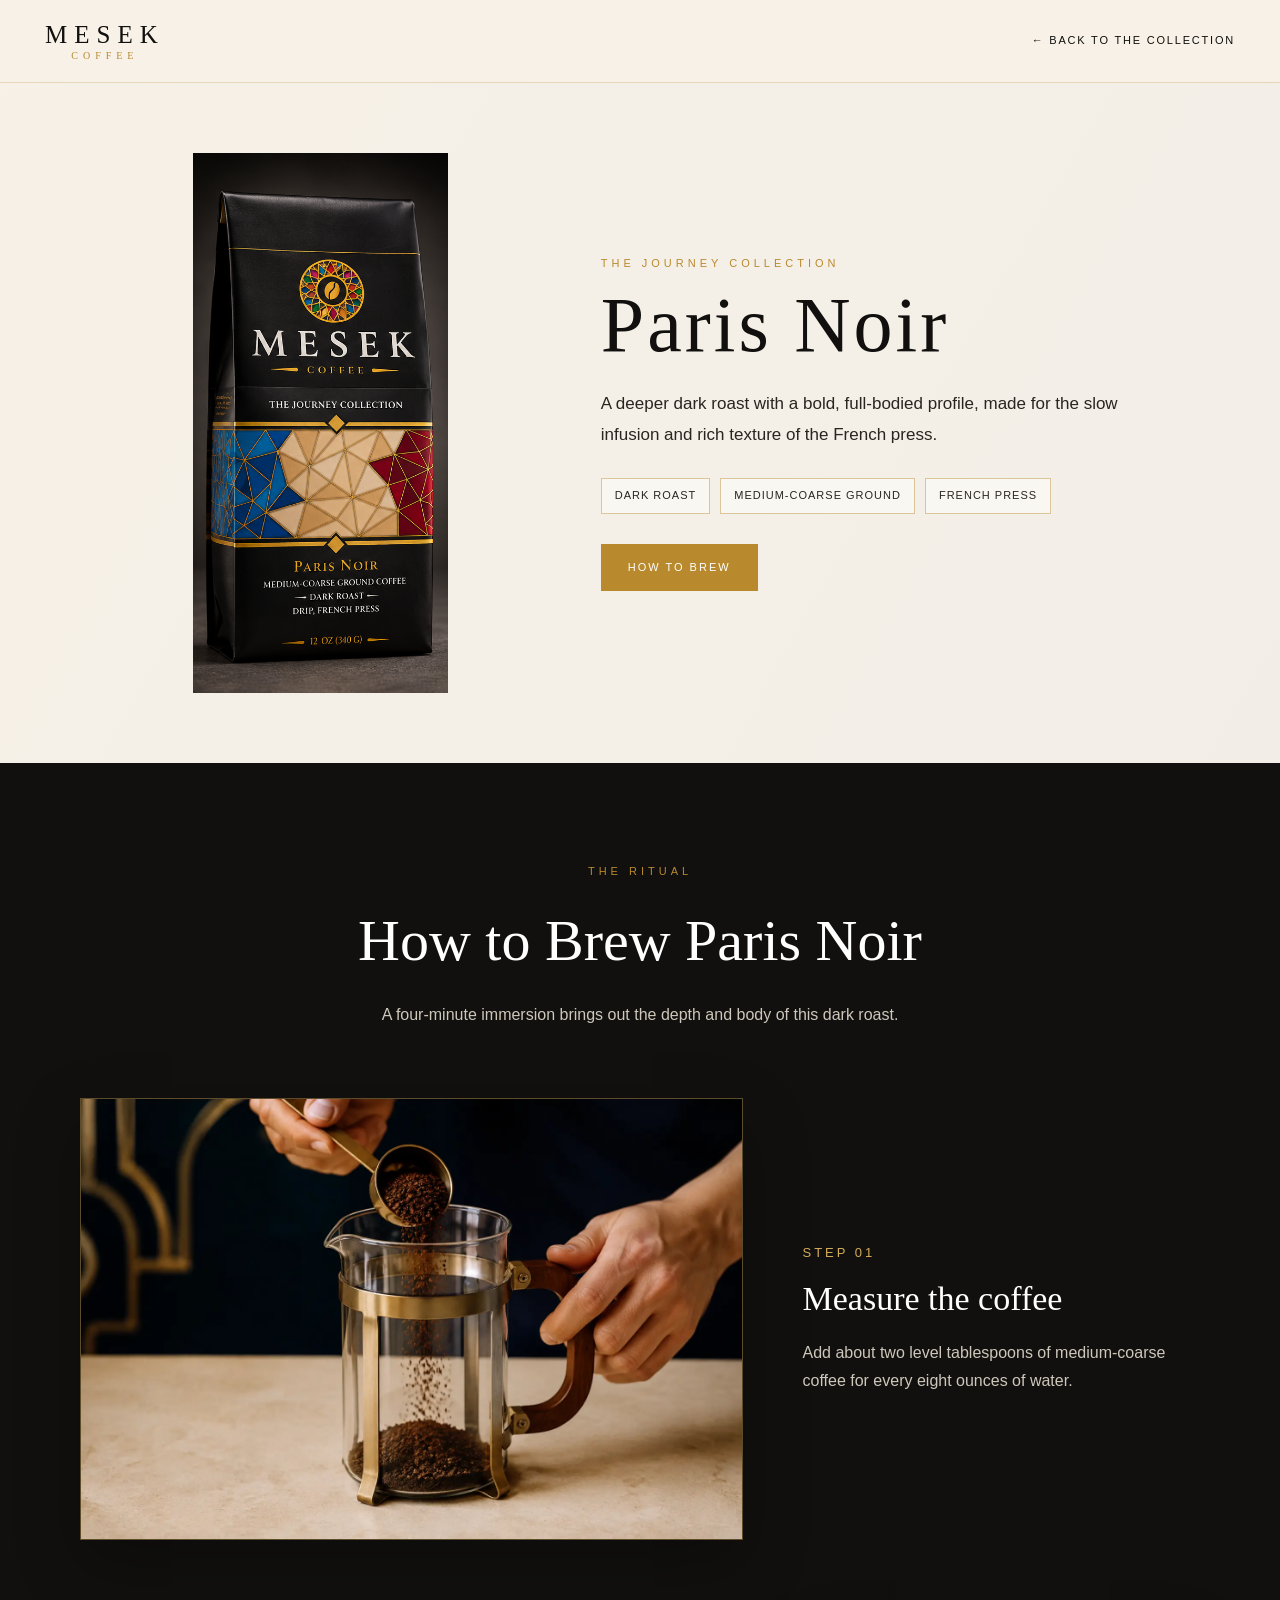
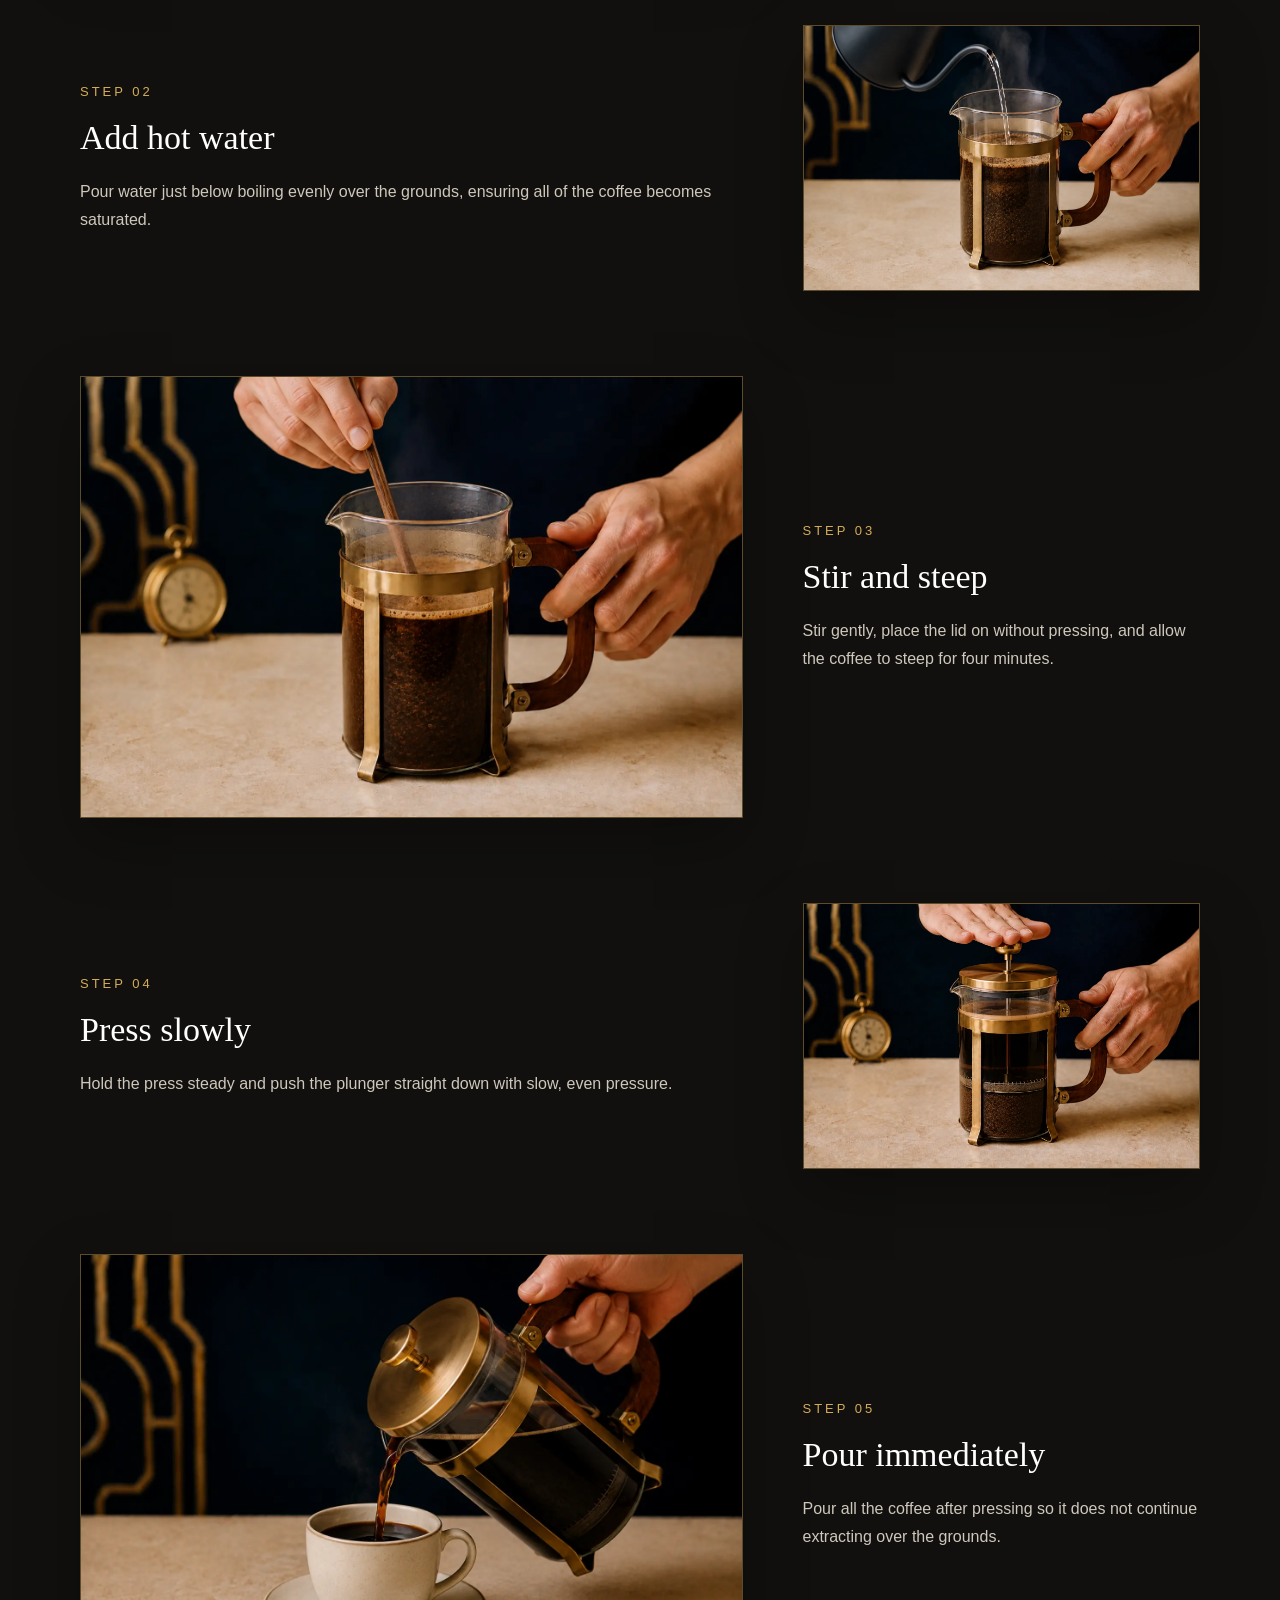
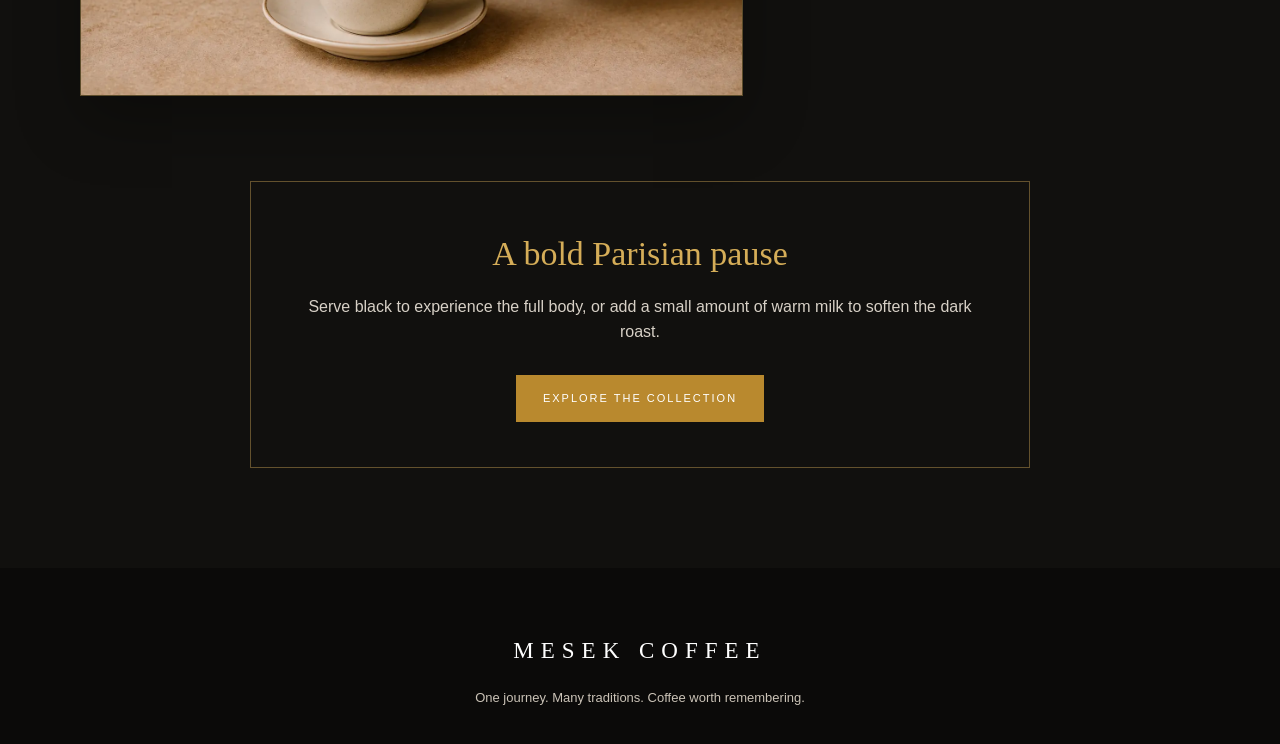
<file: paris-noir.html>
<!DOCTYPE html>
<html lang="en">
<head>
    <meta charset="UTF-8">
    <meta name="viewport" content="width=device-width, initial-scale=1.0">
    <title>Paris Noir | Mesek Coffee</title>
    <meta name="description" content="Discover Paris Noir and learn how to prepare its bold, full-bodied dark roast in a French press.">
    <link rel="canonical" href="https://mesekcoffee.com/paris-noir.html">
    <link rel="icon" type="image/png" href="Favicon.png">
    <link rel="stylesheet" href="product.css">
</head>
<body class="theme-paris">
<header class="site-header"><nav class="navbar"><a class="brand" href="index.html">MESEK<span>COFFEE</span></a><a class="back-link" href="index.html#coffee">← Back to the collection</a></nav></header>
<main>
    <section class="product-hero"><div class="product-hero-inner"><img class="product-bag" src="paris-noir.png" alt="Paris Noir coffee bag"><div class="product-copy"><div class="eyebrow">The Journey Collection</div><h1>Paris Noir</h1><p class="product-lead">A deeper dark roast with a bold, full-bodied profile, made for the slow infusion and rich texture of the French press.</p><div class="product-meta"><span>Dark roast</span><span>Medium-coarse ground</span><span>French press</span></div><a class="jump-button" href="#brew-guide">How to brew</a></div></div></section>
    <section class="brew-guide" id="brew-guide">
        <div class="guide-heading"><div class="eyebrow">The Ritual</div><h2>How to Brew Paris Noir</h2><p>A four-minute immersion brings out the depth and body of this dark roast.</p></div>
        <div class="steps">
            <article class="brew-step"><div class="step-image"><img src="assets/brewing/paris-noir/step-1.webp" alt="Coarse coffee being measured into a French press" loading="lazy"></div><div class="step-copy"><div class="step-number">Step 01</div><h3>Measure the coffee</h3><p>Add about two level tablespoons of medium-coarse coffee for every eight ounces of water.</p></div></article>
            <article class="brew-step"><div class="step-image"><img src="assets/brewing/paris-noir/step-2.webp" alt="Hot water being poured into a French press" loading="lazy"></div><div class="step-copy"><div class="step-number">Step 02</div><h3>Add hot water</h3><p>Pour water just below boiling evenly over the grounds, ensuring all of the coffee becomes saturated.</p></div></article>
            <article class="brew-step"><div class="step-image"><img src="assets/brewing/paris-noir/step-3.webp" alt="Coffee being gently stirred in a French press" loading="lazy"></div><div class="step-copy"><div class="step-number">Step 03</div><h3>Stir and steep</h3><p>Stir gently, place the lid on without pressing, and allow the coffee to steep for four minutes.</p></div></article>
            <article class="brew-step"><div class="step-image"><img src="assets/brewing/paris-noir/step-4.webp" alt="French press plunger being pressed slowly" loading="lazy"></div><div class="step-copy"><div class="step-number">Step 04</div><h3>Press slowly</h3><p>Hold the press steady and push the plunger straight down with slow, even pressure.</p></div></article>
            <article class="brew-step"><div class="step-image"><img src="assets/brewing/paris-noir/step-5.webp" alt="French press coffee being poured into a cup" loading="lazy"></div><div class="step-copy"><div class="step-number">Step 05</div><h3>Pour immediately</h3><p>Pour all the coffee after pressing so it does not continue extracting over the grounds.</p></div></article>
        </div>
        <div class="serving-note"><h2>A bold Parisian pause</h2><p>Serve black to experience the full body, or add a small amount of warm milk to soften the dark roast.</p><a class="collection-button" href="index.html#coffee">Explore the collection</a></div>
    </section>
</main>
<footer class="page-footer"><div class="footer-brand">MESEK COFFEE</div><p>One journey. Many traditions. Coffee worth remembering.</p></footer>
</body>
</html>
</file>
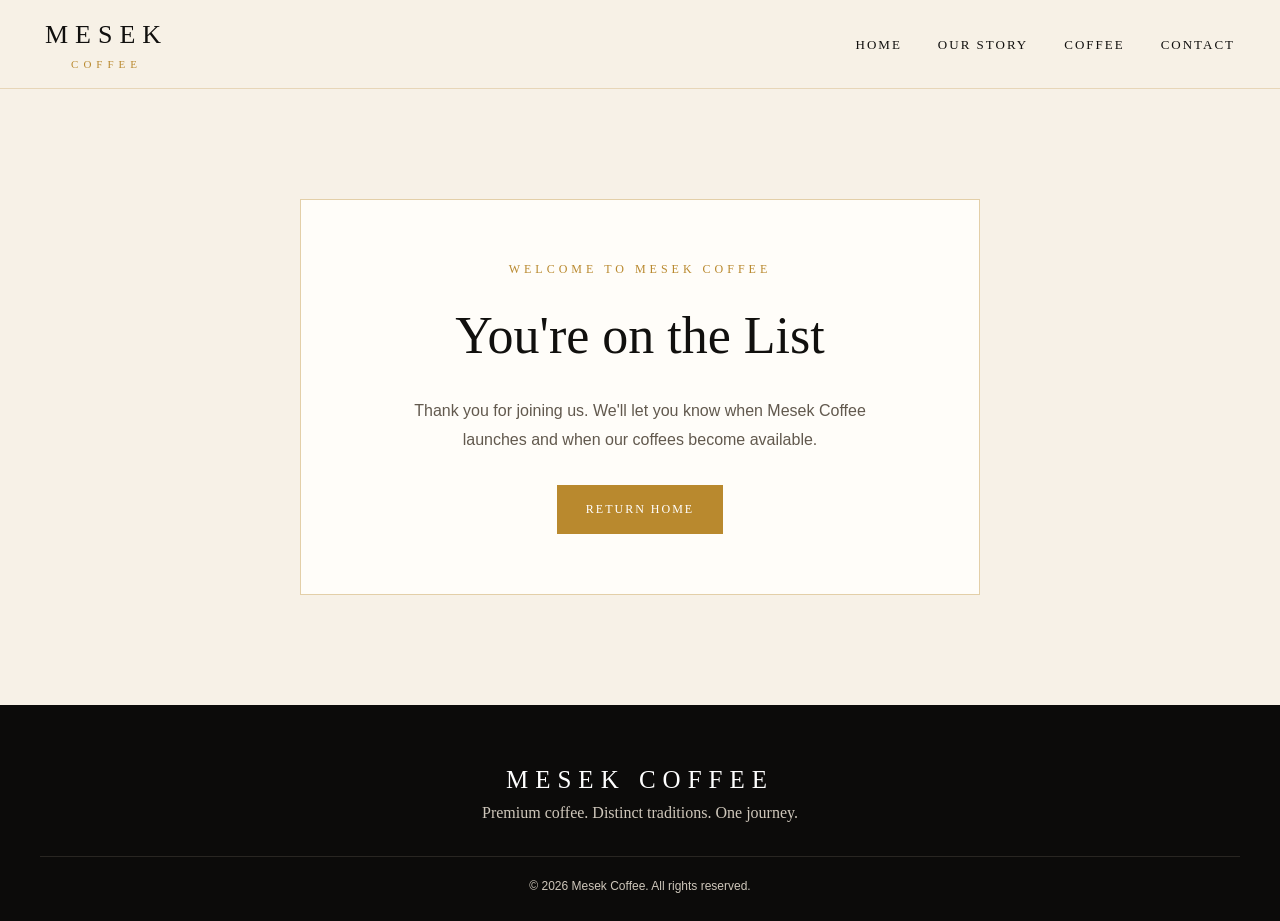
<file: signup-thank-you.html>
<!DOCTYPE html>
<html lang="en">

<head>

    <meta charset="UTF-8">

    <meta name="viewport"
          content="width=device-width, initial-scale=1.0">

    <title>You're on the List | Mesek Coffee</title>

    <meta name="robots" content="noindex">

    <link rel="icon"
          type="image/png"
          href="Favicon.png">

    <link rel="stylesheet"
          href="style.css">

    <link rel="stylesheet"
          href="contact.css">

</head>


<body>


<header class="site-header">

    <nav class="navbar">

        <a href="index.html"
           class="brand">

            MESEK

            <span>COFFEE</span>

        </a>

        <ul class="nav-links">

            <li><a href="index.html#home">Home</a></li>

            <li><a href="index.html#story">Our Story</a></li>

            <li><a href="index.html#coffee">Coffee</a></li>

            <li><a href="contact.html">Contact</a></li>

        </ul>

    </nav>

</header>



<main class="thank-you-main">

    <section class="thank-you-card">

        <div class="eyebrow">
            Welcome to Mesek Coffee
        </div>

        <h1>
            You're on the List
        </h1>

        <p>
            Thank you for joining us. We'll let you know when
            Mesek Coffee launches and when our coffees become available.
        </p>

        <a class="button"
           href="index.html">

            Return Home

        </a>

    </section>

</main>



<footer>

    <div class="footer-inner">

        <div class="footer-brand">
            MESEK COFFEE
        </div>

        <p>
            Premium coffee. Distinct traditions. One journey.
        </p>

        <div class="copyright">
            © 2026 Mesek Coffee. All rights reserved.
        </div>

    </div>

</footer>


</body>

</html>
</file>
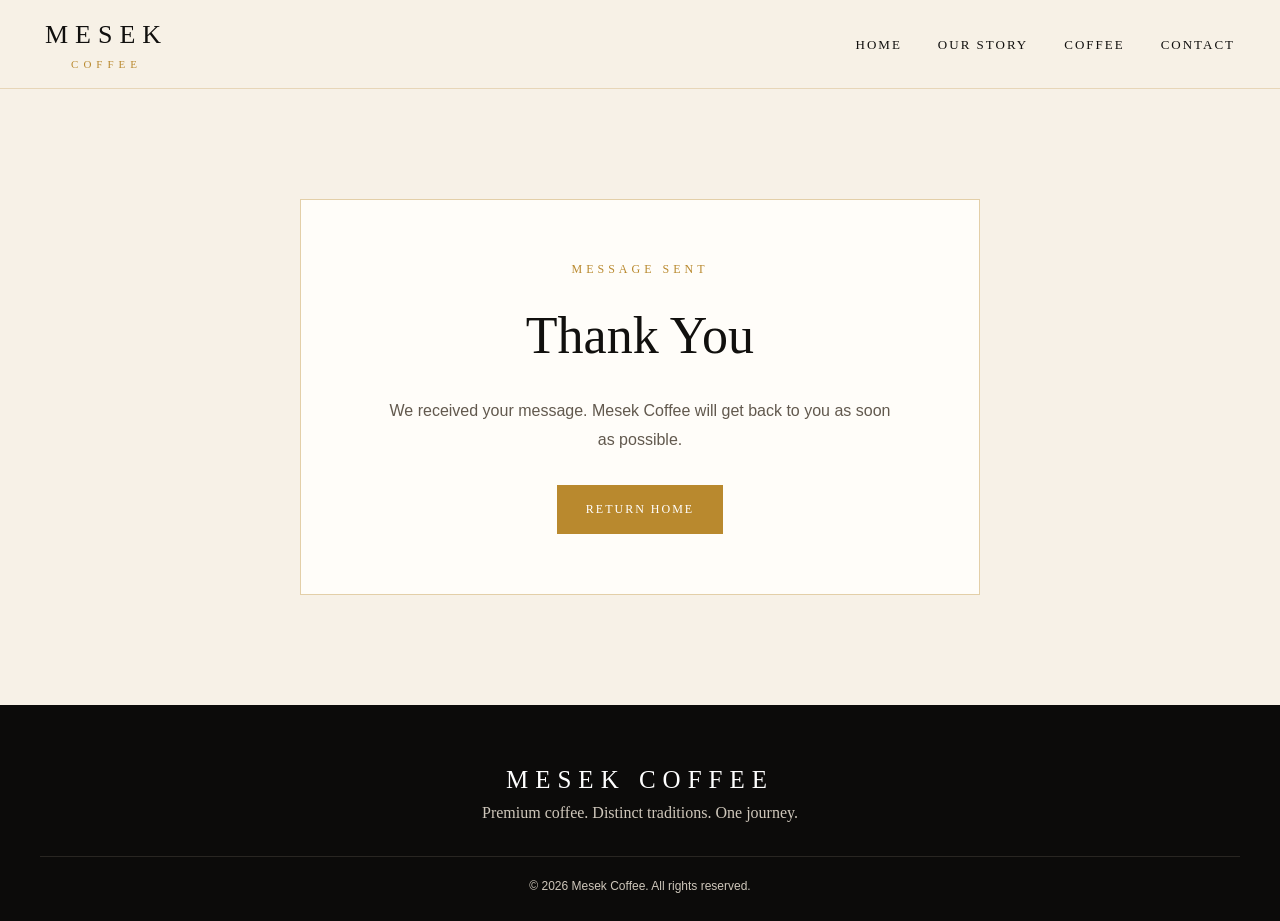
<file: thank-you.html>
<!DOCTYPE html>
<html lang="en">

<head>

    <meta charset="UTF-8">

    <meta name="viewport"
          content="width=device-width, initial-scale=1.0">

    <title>Thank You | Mesek Coffee</title>

    <meta name="robots" content="noindex">

    <link rel="icon"
          type="image/png"
          href="Favicon.png">

    <link rel="stylesheet"
          href="style.css">

    <link rel="stylesheet"
          href="contact.css">

</head>


<body>


<header class="site-header">

    <nav class="navbar">

        <a href="index.html"
           class="brand">

            MESEK

            <span>
                COFFEE
            </span>

        </a>


        <ul class="nav-links">

            <li>
                <a href="index.html#home">
                    Home
                </a>
            </li>

            <li>
                <a href="index.html#story">
                    Our Story
                </a>
            </li>

            <li>
                <a href="index.html#coffee">
                    Coffee
                </a>
            </li>

            <li>
                <a href="contact.html">
                    Contact
                </a>
            </li>

        </ul>

    </nav>

</header>



<main class="thank-you-main">

    <section class="thank-you-card">

        <div class="eyebrow">
            Message Sent
        </div>

        <h1>
            Thank You
        </h1>

        <p>
            We received your message.
            Mesek Coffee will get back to you as soon as possible.
        </p>

        <a class="button"
           href="index.html">

            Return Home

        </a>

    </section>

</main>



<footer>

    <div class="footer-inner">

        <div class="footer-brand">
            MESEK COFFEE
        </div>

        <p>
            Premium coffee. Distinct traditions. One journey.
        </p>

        <div class="copyright">
            © 2026 Mesek Coffee. All rights reserved.
        </div>

    </div>

</footer>


</body>

</html>
</file>
<file: style.css>
/* =========================================
   MESEK COFFEE
   Main Website Styles
   ========================================= */

:root {
    --black: #11100e;
    --cream: #f7f1e7;
    --cream-dark: #eee2cf;
    --gold: #b9892e;
    --gold-light: #d5ad58;
    --green: #173e36;
    --white: #ffffff;
    --text: #29251f;
}

* {
    box-sizing: border-box;
    margin: 0;
    padding: 0;
}

html {
    scroll-behavior: smooth;
}

body {
    font-family: Georgia, "Times New Roman", serif;
    background: var(--cream);
    color: var(--text);
    line-height: 1.6;
}

img {
    max-width: 100%;
    display: block;
}

/* HEADER */

.site-header {
    position: sticky;
    top: 0;
    z-index: 1000;
    background: rgba(247, 241, 231, 0.96);
    border-bottom: 1px solid rgba(185, 137, 46, 0.25);
}

.navbar {
    max-width: 1250px;
    margin: auto;
    min-height: 88px;
    padding: 12px 30px;

    display: flex;
    align-items: center;
    justify-content: space-between;
}

.brand {
    text-decoration: none;
    color: var(--black);
    font-size: 26px;
    letter-spacing: 7px;
}

.brand span {
    display: block;
    color: var(--gold);
    font-size: 11px;
    text-align: center;
    letter-spacing: 5px;
}

.nav-links {
    display: flex;
    align-items: center;
    gap: 36px;
    list-style: none;
}

.nav-links a {
    color: var(--black);
    text-decoration: none;
    font-size: 13px;
    letter-spacing: 2px;
    text-transform: uppercase;
    transition: color 0.25s ease;
}

.nav-links a:hover {
    color: var(--gold);
}

/* HERO */

.hero {
    min-height: 78vh;
    display: flex;
    align-items: center;
    background:
        linear-gradient(
            90deg,
            rgba(247,241,231,.97) 0%,
            rgba(247,241,231,.88) 45%,
            rgba(247,241,231,.25) 100%
        );
}

.hero-inner {
    width: 100%;
    max-width: 1250px;
    margin: auto;
    padding: 10px 30px 20px;

    display: grid;
    grid-template-columns: 1fr 1fr;
    align-items: center;
    gap: 60px;

   transform: translateY(-15px);
}

.hero-logo {
    width: 210px;
    height: 210px;
    object-fit: contain;
    display: block;
    margin-left: -15px;
    margin-bottom: 15px;
}

.eyebrow {
    color: var(--gold);
    letter-spacing: 4px;
    font-size: 12px;
    text-transform: uppercase;
    margin-bottom: 15px;
}

.hero h1 {
    color: var(--black);
    font-size: clamp(48px, 7vw, 88px);
    line-height: .95;
    letter-spacing: 10px;
    font-weight: normal;
}

.hero h1 span {
    display: block;
    color: var(--gold);
    font-size: .28em;
    letter-spacing: 8px;
    margin-top: 18px;
}

.hero-description {
    max-width: 540px;
    margin: 28px 0;
    font-family: Arial, sans-serif;
    font-size: 16px;
    line-height: 1.8;
}

.hero-image {
    width: 100%;
    position: relative;
    overflow: visible;
}

.hero-image img {
    width: 145%;
    max-width: none;
    height: auto;
    display: block;
    margin-left: -10%;
    object-fit: contain;

    -webkit-mask-image: linear-gradient(
        to right,
        transparent 0%,
        rgba(0,0,0,0.35) 3%,
        rgba(0,0,0,0.85) 7%,
        black 12%,
        black 100%
    );

    mask-image: linear-gradient(
        to right,
        transparent 0%,
        rgba(0,0,0,0.35) 3%,
        rgba(0,0,0,0.85) 7%,
        black 12%,
        black 100%
    );
}

/* BUTTONS */

.button {
    display: inline-block;
    padding: 14px 28px;
    background: var(--gold);
    color: white;
    text-decoration: none;
    text-transform: uppercase;
    letter-spacing: 2px;
    font-size: 12px;
    border: 1px solid var(--gold);
    transition: .25s ease;
}

.button:hover {
    background: var(--black);
    border-color: var(--black);
}

.button-outline {
    background: transparent;
    color: var(--black);
    margin-left: 10px;
}

.button-outline:hover {
    color: white;
}

/* GENERAL SECTIONS */

.section {
    padding: 100px 30px;
}

.section-inner {
    max-width: 1200px;
    margin: auto;
}

.section-heading {
    text-align: center;
    margin-bottom: 55px;
}

.section-heading span {
    color: var(--gold);
    text-transform: uppercase;
    letter-spacing: 4px;
    font-size: 11px;
}

.section-heading h2 {
    color: var(--black);
    font-weight: normal;
    font-size: clamp(34px, 5vw, 54px);
    margin-top: 8px;
}

.section-heading p {
    max-width: 650px;
    margin: 15px auto 0;
    font-family: Arial, sans-serif;
    color: #6b6257;
}

/* COFFEE COLLECTION */

.coffee-section {
    background: var(--black);
    color: white;
}

.coffee-section .section-heading h2 {
    color: white;
}

.coffee-section .section-heading p {
    color: #c8c0b5;
}

.coffee-grid {
    display: grid;
    grid-template-columns: repeat(4, 1fr);
    gap: 28px;
}

.coffee-card {
    display: block;
    background: #1a1916;
    border: 1px solid rgba(213,173,88,.3);
    text-align: center;
    text-decoration: none;
    color: inherit;
    overflow: hidden;
    transition: transform .3s ease, border-color .3s ease;
}

.coffee-card:hover {
    transform: translateY(-8px);
    border-color: var(--gold);
}

.coffee-card:focus-visible {
    outline: 3px solid var(--gold-light);
    outline-offset: 4px;
}

.coffee-card img {
    width: 100%;
    height: 430px;
    object-fit: contain;
    padding: 25px;
}

.coffee-card-content {
    padding: 10px 25px 32px;
}

.coffee-card h3 {
    color: var(--gold-light);
    font-weight: normal;
    font-size: 25px;
    letter-spacing: 3px;
}

.coffee-card p {
    color: #cfc8bc;
    font-family: Arial, sans-serif;
    font-size: 14px;
    margin-top: 10px;
}

.coffee-card-link {
    display: inline-block;
    margin-top: 20px;
    padding-bottom: 4px;
    color: var(--gold-light);
    border-bottom: 1px solid currentColor;
    font-family: Arial, sans-serif;
    font-size: 11px;
    letter-spacing: 1.6px;
    text-transform: uppercase;
}

/* STORY */

.section.story {
    background: var(--cream-dark);
    padding-bottom: 0 !important;
}


.story-grid {
    max-width: 1150px;
    margin: auto;
    display: grid;
    grid-template-columns: 1fr 1fr;
    gap: 70px;
    align-items: center;
}

.story-text h2 {
    font-size: clamp(38px, 5vw, 58px);
    line-height: 1.1;
    font-weight: normal;
    color: var(--black);
}

.story-text p {
    margin: 22px 0;
    font-family: Arial, sans-serif;
    line-height: 1.9;
}

/* NEWSLETTER */

section.newsletter {
    padding: 90px 30px;
    padding-top: 0 !important;
    background: var(--green);
    color: white;
    text-align: center;
}

.newsletter h2 {
    font-size: 40px;
    font-weight: normal;
}

.newsletter p {
    max-width: 600px;
    margin: 12px auto 28px;
    font-family: Arial, sans-serif;
    color: #e1ddd2;
}

.newsletter-form {
    max-width: 520px;
    margin: auto;
    display: flex;
}

.newsletter-form input {
    flex: 1;
    min-width: 0;
    padding: 16px;
    border: none;
    font-size: 14px;
}

.newsletter-form button {
    padding: 16px 24px;
    border: none;
    background: var(--gold);
    color: white;
    cursor: pointer;
    letter-spacing: 1px;
}

/* FOOTER */

footer {
    background: #0c0b0a;
    color: #cfc7bb;
    padding: 55px 30px 25px;
}

.footer-inner {
    max-width: 1200px;
    margin: auto;
    text-align: center;
}

.footer-brand {
    color: white;
    font-size: 25px;
    letter-spacing: 7px;
}

.footer-links {
    margin: 25px 0;
}

.footer-links a {
    color: #cfc7bb;
    text-decoration: none;
    margin: 0 15px;
    font-family: Arial, sans-serif;
    font-size: 13px;
}

.footer-links a:hover {
    color: var(--gold);
}

.copyright {
    border-top: 1px solid #292622;
    padding-top: 20px;
    margin-top: 30px;
    font-family: Arial, sans-serif;
    font-size: 12px;
}

/* STORY VISUAL */
.story-visual {
    position: relative;
}

.story-visual img {
    width: 110%;
    max-width: none;
    height: auto;
    display: block;
    margin-left: -5%;

    -webkit-mask-image: radial-gradient(
        ellipse at center,
        black 45%,
        rgba(0,0,0,0.95) 55%,
        rgba(0,0,0,0.70) 68%,
        rgba(0,0,0,0.30) 82%,
        transparent 100%
    );

    mask-image: radial-gradient(
        ellipse at center,
        black 45%,
        rgba(0,0,0,0.95) 55%,
        rgba(0,0,0,0.70) 68%,
        rgba(0,0,0,0.30) 82%,
        transparent 100%
    );
}

/* MOSAIC DIVIDER */
.mosaic-divider {
    width: 100vw;
    margin: 0 calc(50% - 50vw);
    padding: 0;
    line-height: 0;
    overflow: hidden;
    background: transparent;
}

.mosaic-divider img {
    width: 100%;
    height: auto;
    display: block;
    margin: 0;
    padding: 0;
}

/* MOBILE */
@media (max-width: 800px) {

    .navbar {
        min-height: 70px;
        padding: 10px 18px;
    }

    .brand {
        font-size: 19px;
        letter-spacing: 4px;
    }

    .nav-links {
        gap: 12px;
    }

    .nav-links a {
        font-size: 9px;
        letter-spacing: 1px;
    }

    .hero-inner {
    grid-template-columns: 1fr;
    padding: 20px 20px 55px;
    text-align: center;
    gap: 15px;
    transform: none;
}

.hero-image {
    width: 100%;
    overflow: hidden;
}

.hero-image img {
    width: 100%;
    max-width: 100%;
    height: auto;
    max-height: none;
    margin-left: 0;
    object-fit: contain;

    -webkit-mask-image: none;
    mask-image: none;
}

    .hero-description {
        margin-left: auto;
        margin-right: auto;
    }

    .hero-logo {
    width: 135px;
    height: 135px;
    margin-left: auto;
    margin-right: auto;
    margin-bottom: 8px;
}

    .coffee-grid {
        grid-template-columns: 1fr;
    }

    .coffee-card img {
        height: auto;
        max-height: 500px;
    }

    .story-grid {
        grid-template-columns: 1fr;
        gap: 35px;
    }

    .story-visual img {
        width: 100%;
        margin-left: 0;
    }

    .newsletter-form {
        display: block;
    }

    .newsletter-form input,
    .newsletter-form button {
        width: 100%;
    }

    .newsletter-form button {
        margin-top: 8px;
    }

    .section {
        padding: 70px 20px;
    }
   .hero-logo {
    width: 180px;
    height: 180px;
    margin-left: auto;
    margin-right: auto;
}

}
</file>
<file: product.css>
:root {
    --black: #11100e;
    --cream: #f7f1e7;
    --gold: #b9892e;
    --gold-light: #d5ad58;
    --white: #fff;
    --accent: #173e36;
    --accent-soft: #dfe8df;
}

* {
    box-sizing: border-box;
    margin: 0;
    padding: 0;
}

html {
    scroll-behavior: smooth;
}

body {
    background: var(--cream);
    color: #29251f;
    font-family: Georgia, "Times New Roman", serif;
    line-height: 1.6;
}

img {
    display: block;
    max-width: 100%;
}

a {
    color: inherit;
}

.site-header {
    position: sticky;
    top: 0;
    z-index: 1000;
    background: rgba(247, 241, 231, .97);
    border-bottom: 1px solid rgba(185, 137, 46, .25);
}

.navbar {
    display: flex;
    align-items: center;
    justify-content: space-between;
    max-width: 1250px;
    min-height: 82px;
    margin: auto;
    padding: 12px 30px;
}

.brand {
    color: var(--black);
    font-size: 25px;
    letter-spacing: 7px;
    line-height: 1.15;
    text-decoration: none;
}

.brand span {
    display: block;
    color: var(--gold);
    font-size: 10px;
    letter-spacing: 5px;
    text-align: center;
}

.back-link {
    color: var(--black);
    font-family: Arial, sans-serif;
    font-size: 11px;
    letter-spacing: 1.8px;
    text-decoration: none;
    text-transform: uppercase;
}

.back-link:hover,
.back-link:focus-visible {
    color: var(--gold);
}

.product-hero {
    background:
        linear-gradient(120deg, rgba(247, 241, 231, .98), rgba(247, 241, 231, .82)),
        var(--accent-soft);
}

.product-hero-inner {
    display: grid;
    grid-template-columns: .85fr 1.15fr;
    align-items: center;
    gap: 70px;
    max-width: 1120px;
    min-height: 650px;
    margin: auto;
    padding: 70px 30px;
}

.product-bag {
    width: 100%;
    max-height: 540px;
    object-fit: contain;
}

.eyebrow {
    margin-bottom: 14px;
    color: var(--gold);
    font-family: Arial, sans-serif;
    font-size: 11px;
    letter-spacing: 4px;
    text-transform: uppercase;
}

.product-copy h1 {
    color: var(--black);
    font-size: clamp(45px, 7vw, 78px);
    font-weight: normal;
    letter-spacing: 3px;
    line-height: 1;
}

.product-lead {
    max-width: 600px;
    margin-top: 25px;
    font-family: Arial, sans-serif;
    font-size: 17px;
    line-height: 1.8;
}

.product-meta {
    display: flex;
    flex-wrap: wrap;
    gap: 10px;
    margin-top: 28px;
}

.product-meta span {
    padding: 8px 13px;
    border: 1px solid rgba(185, 137, 46, .45);
    background: rgba(255, 255, 255, .45);
    font-family: Arial, sans-serif;
    font-size: 11px;
    letter-spacing: 1px;
    text-transform: uppercase;
}

.jump-button,
.collection-button {
    display: inline-block;
    margin-top: 30px;
    padding: 14px 26px;
    background: var(--gold);
    border: 1px solid var(--gold);
    color: var(--white);
    font-family: Arial, sans-serif;
    font-size: 11px;
    letter-spacing: 2px;
    text-decoration: none;
    text-transform: uppercase;
    transition: .25s ease;
}

.jump-button:hover,
.collection-button:hover {
    background: var(--black);
    border-color: var(--black);
}

.brew-guide {
    padding: 100px 30px;
    background: var(--black);
    color: var(--white);
}

.guide-heading {
    max-width: 700px;
    margin: 0 auto 70px;
    text-align: center;
}

.guide-heading h2 {
    font-size: clamp(38px, 5vw, 58px);
    font-weight: normal;
}

.guide-heading p {
    margin-top: 15px;
    color: #cec7bb;
    font-family: Arial, sans-serif;
}

.steps {
    max-width: 1120px;
    margin: auto;
}

.brew-step {
    display: grid;
    grid-template-columns: 1.25fr .75fr;
    align-items: center;
    gap: 60px;
    margin-bottom: 85px;
}

.brew-step:nth-child(even) .step-image {
    order: 2;
}

.step-image {
    overflow: hidden;
    border: 1px solid rgba(213, 173, 88, .38);
    box-shadow: 0 24px 60px rgba(0, 0, 0, .28);
}

.step-image img {
    width: 100%;
    aspect-ratio: 3 / 2;
    object-fit: cover;
}

.step-number {
    color: var(--gold-light);
    font-family: Arial, sans-serif;
    font-size: 13px;
    letter-spacing: 3px;
    text-transform: uppercase;
}

.step-copy h3 {
    margin-top: 8px;
    color: var(--white);
    font-size: 34px;
    font-weight: normal;
}

.step-copy p {
    margin-top: 13px;
    color: #cec7bb;
    font-family: Arial, sans-serif;
    font-size: 16px;
    line-height: 1.75;
}

.serving-note {
    max-width: 780px;
    margin: 0 auto;
    padding: 45px;
    border: 1px solid rgba(213, 173, 88, .42);
    text-align: center;
}

.serving-note h2 {
    color: var(--gold-light);
    font-size: 34px;
    font-weight: normal;
}

.serving-note p {
    margin-top: 12px;
    color: #d7d0c6;
    font-family: Arial, sans-serif;
}

.page-footer {
    padding: 65px 30px 35px;
    background: #0b0a09;
    color: #cbc3b7;
    text-align: center;
}

.page-footer .footer-brand {
    color: var(--white);
    font-size: 23px;
    letter-spacing: 7px;
}

.page-footer p {
    margin-top: 18px;
    font-family: Arial, sans-serif;
    font-size: 13px;
}

.theme-damascus { --accent: #173e36; --accent-soft: #dce5df; }
.theme-aleppo { --accent: #66743e; --accent-soft: #e5e2c9; }
.theme-milano { --accent: #6d1f24; --accent-soft: #ead9d3; }
.theme-paris { --accent: #14243a; --accent-soft: #dce1e7; }

@media (max-width: 800px) {
    .navbar {
        min-height: 70px;
        padding: 10px 18px;
    }

    .brand {
        font-size: 19px;
        letter-spacing: 4px;
    }

    .back-link {
        font-size: 9px;
        letter-spacing: 1px;
    }

    .product-hero-inner {
        grid-template-columns: 1fr;
        gap: 20px;
        min-height: auto;
        padding: 45px 20px 65px;
        text-align: center;
    }

    .product-bag {
        max-height: 420px;
    }

    .product-lead {
        font-size: 15px;
    }

    .product-meta {
        justify-content: center;
    }

    .brew-guide {
        padding: 70px 20px;
    }

    .guide-heading {
        margin-bottom: 45px;
    }

    .brew-step {
        grid-template-columns: 1fr;
        gap: 24px;
        margin-bottom: 58px;
    }

    .brew-step:nth-child(even) .step-image {
        order: initial;
    }

    .step-copy {
        text-align: center;
    }

    .step-copy h3 {
        font-size: 29px;
    }

    .serving-note {
        padding: 32px 20px;
    }
}

@media (prefers-reduced-motion: reduce) {
    html { scroll-behavior: auto; }
}
</file>
<file: contact.css>
.contact-main {
    background: var(--cream);
}

.contact-pattern {
    width: 100%;
    max-height: 210px;
    overflow: hidden;
    line-height: 0;
}

.contact-pattern img {
    width: 100%;
    height: 210px;
    object-fit: cover;
}

.contact-section {
    padding: 85px 30px 100px;
}

.contact-shell {
    max-width: 1120px;
    margin: auto;

    display: grid;
    grid-template-columns: .85fr 1.15fr;
    gap: 70px;

    align-items: start;
}

.contact-copy h1 {
    color: var(--black);
    font-weight: normal;

    font-size: clamp(42px, 6vw, 64px);

    line-height: 1.05;
    margin-bottom: 24px;
}

.contact-copy > p {
    font-family: Arial, sans-serif;

    color: #62594e;

    font-size: 16px;
    line-height: 1.8;

    max-width: 500px;
}

.contact-detail {
    margin-top: 36px;
    padding-top: 25px;

    border-top: 1px solid rgba(185,137,46,.35);
}

.contact-detail span {
    display: block;

    color: var(--gold);

    text-transform: uppercase;

    letter-spacing: 2px;

    font-size: 11px;

    margin-bottom: 6px;
}

.contact-detail a {
    color: var(--black);

    font-family: Arial, sans-serif;

    text-decoration: none;
}

.contact-detail a:hover {
    color: var(--gold);
}

.contact-form-card {
    background: #fffdf9;

    border: 1px solid rgba(185,137,46,.35);

    padding: 40px;
}

.form-row {
    display: grid;

    grid-template-columns: 1fr 1fr;

    gap: 18px;
}

.form-field {
    margin-bottom: 20px;
}

.form-field label {
    display: block;

    margin-bottom: 7px;

    color: var(--black);

    font-family: Arial, sans-serif;

    font-size: 12px;

    font-weight: 700;

    letter-spacing: 1.2px;

    text-transform: uppercase;
}

.form-field input,
.form-field textarea {
    width: 100%;

    border: 1px solid #d9cdbb;

    background: white;

    color: var(--text);

    padding: 14px 15px;

    font-family: Arial, sans-serif;

    font-size: 16px;
}

.form-field textarea {
    resize: vertical;

    min-height: 160px;
}

.form-field input:focus,
.form-field textarea:focus {
    outline: 2px solid var(--gold-light);

    outline-offset: 1px;

    border-color: var(--gold);
}

.contact-submit {
    width: 100%;

    border: 1px solid var(--gold);

    background: var(--gold);

    color: white;

    padding: 15px 24px;

    cursor: pointer;

    font-family: Arial, sans-serif;

    font-size: 12px;

    letter-spacing: 2px;

    text-transform: uppercase;

    transition: .25s ease;
}

.contact-submit:hover {
    background: var(--black);

    border-color: var(--black);
}

.form-note {
    margin-top: 14px;

    color: #756c60;

    font-family: Arial, sans-serif;

    font-size: 12px;

    text-align: center;
}

.contact-honey {
    position: absolute !important;

    left: -9999px !important;

    width: 1px !important;
    height: 1px !important;

    opacity: 0 !important;
}

.thank-you-main {
    min-height: 560px;

    padding: 110px 30px;

    background: var(--cream);

    display: flex;

    align-items: center;

    justify-content: center;
}

.thank-you-card {
    width: min(680px, 100%);

    background: #fffdf9;

    border: 1px solid rgba(185,137,46,.4);

    padding: 60px 45px;

    text-align: center;
}

.thank-you-card h1 {
    font-size: 52px;

    font-weight: normal;

    color: var(--black);

    margin-bottom: 20px;
}

.thank-you-card p {
    max-width: 520px;

    margin: 0 auto 30px;

    color: #62594e;

    font-family: Arial, sans-serif;

    font-size: 16px;

    line-height: 1.8;
}

@media (max-width: 800px) {

    .contact-pattern,
    .contact-pattern img {
        height: 130px;
    }

    .contact-section {
        padding: 55px 20px 70px;
    }

    .contact-shell {
        grid-template-columns: 1fr;

        gap: 38px;
    }

    .contact-form-card {
        padding: 26px 20px;
    }

    .form-row {
        grid-template-columns: 1fr;

        gap: 0;
    }

    .thank-you-main {
        padding: 70px 20px;
    }

    .thank-you-card {
        padding: 45px 22px;
    }
}
</file>
